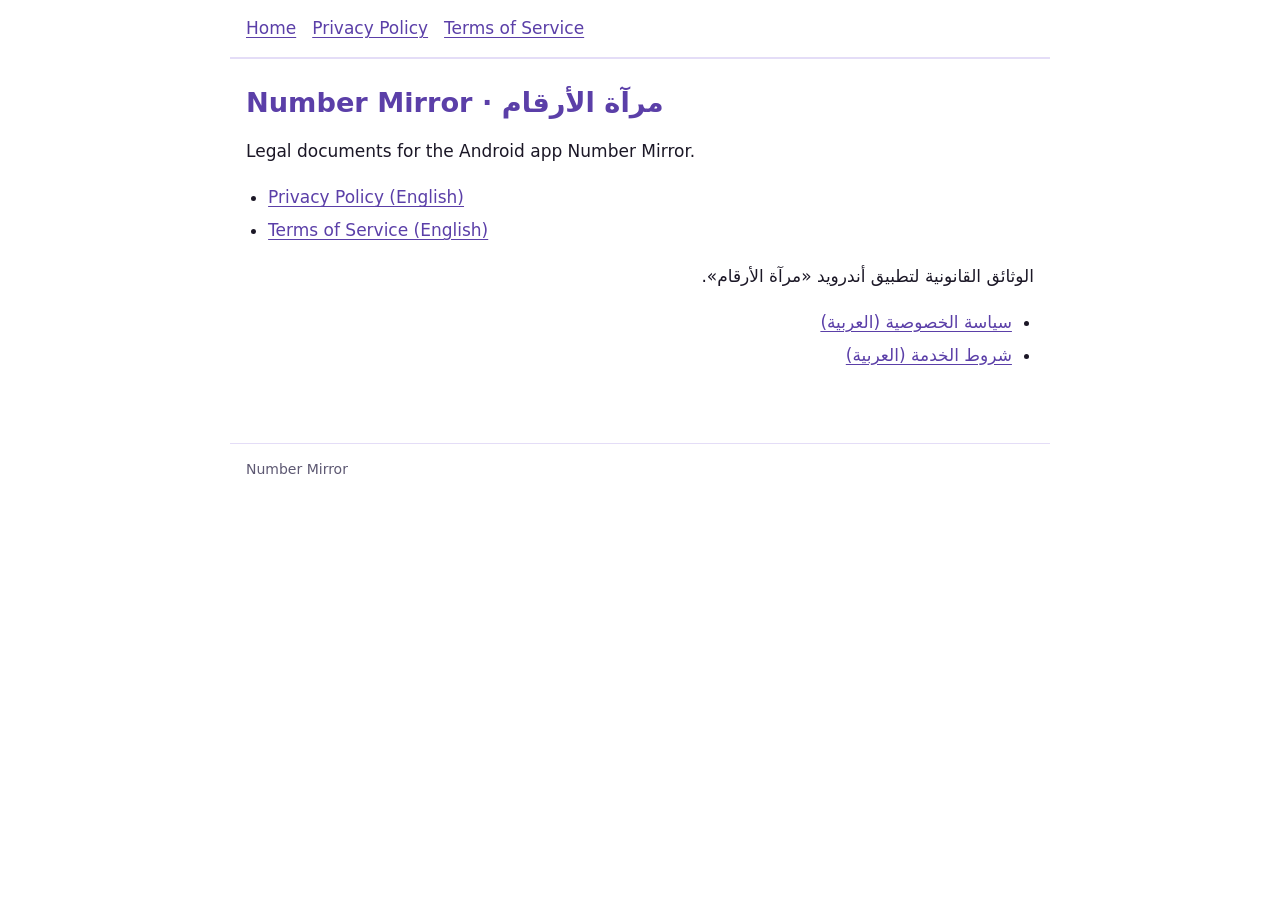
<file: index.html>
<!doctype html>
<html lang="en" dir="ltr">
<head>
<meta charset="utf-8">
<meta name="viewport" content="width=device-width, initial-scale=1">
<meta name="robots" content="index, follow">
<title>Number Mirror — Legal</title>
<link rel="stylesheet" href="style.css">
</head>
<body>
<header class="site"><nav><a href="index.html">Home</a> <a href="privacy-policy.html">Privacy Policy</a> <a href="terms-of-service.html">Terms of Service</a></nav></header>
<main>
<article>
<h1>Number Mirror · مرآة الأرقام</h1>
<p>Legal documents for the Android app Number Mirror.</p>
<ul>
<li><a href="privacy-policy.html">Privacy Policy (English)</a></li>
<li><a href="terms-of-service.html">Terms of Service (English)</a></li>
</ul>
<div dir="rtl" lang="ar">
<p>الوثائق القانونية لتطبيق أندرويد «مرآة الأرقام».</p>
<ul>
<li><a href="privacy-policy-ar.html">سياسة الخصوصية (العربية)</a></li>
<li><a href="terms-of-service-ar.html">شروط الخدمة (العربية)</a></li>
</ul>
</div>
</article>
</main>
<footer class="site">Number Mirror</footer>
</body>
</html>
</file>
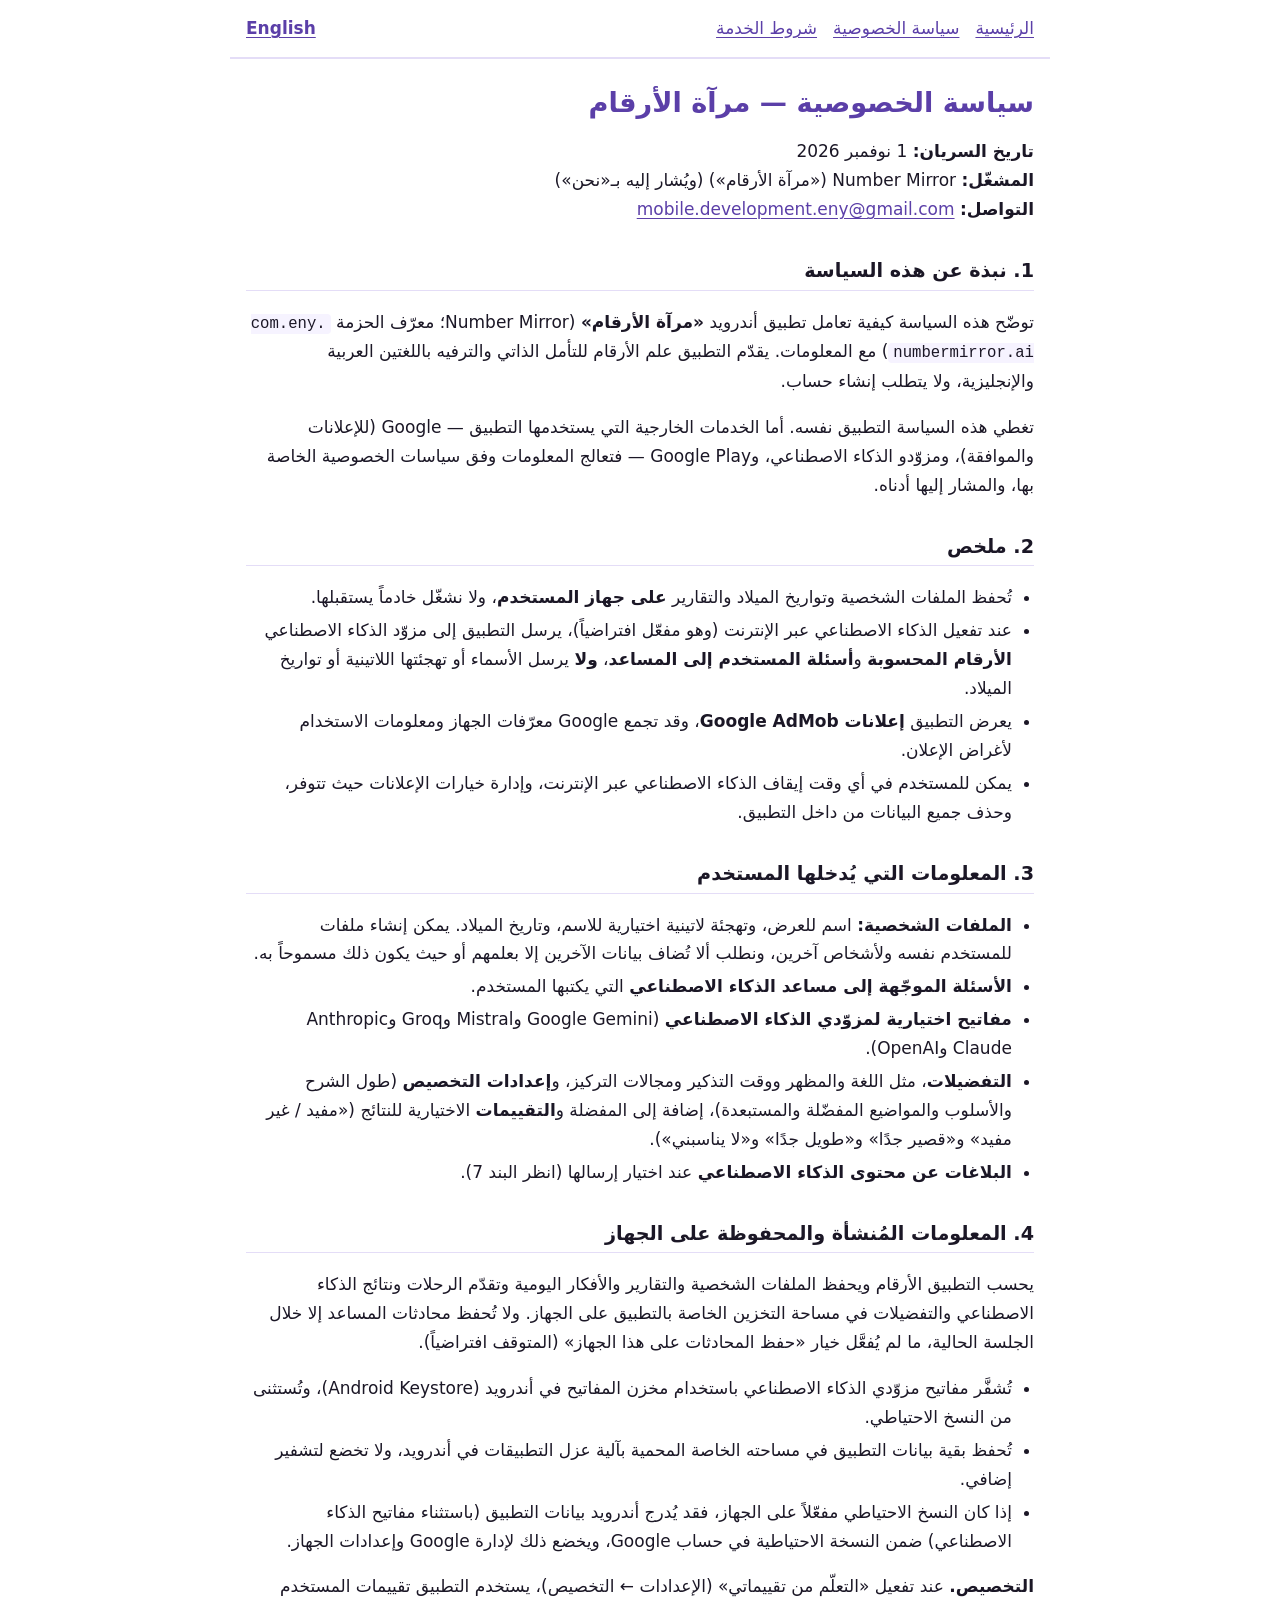
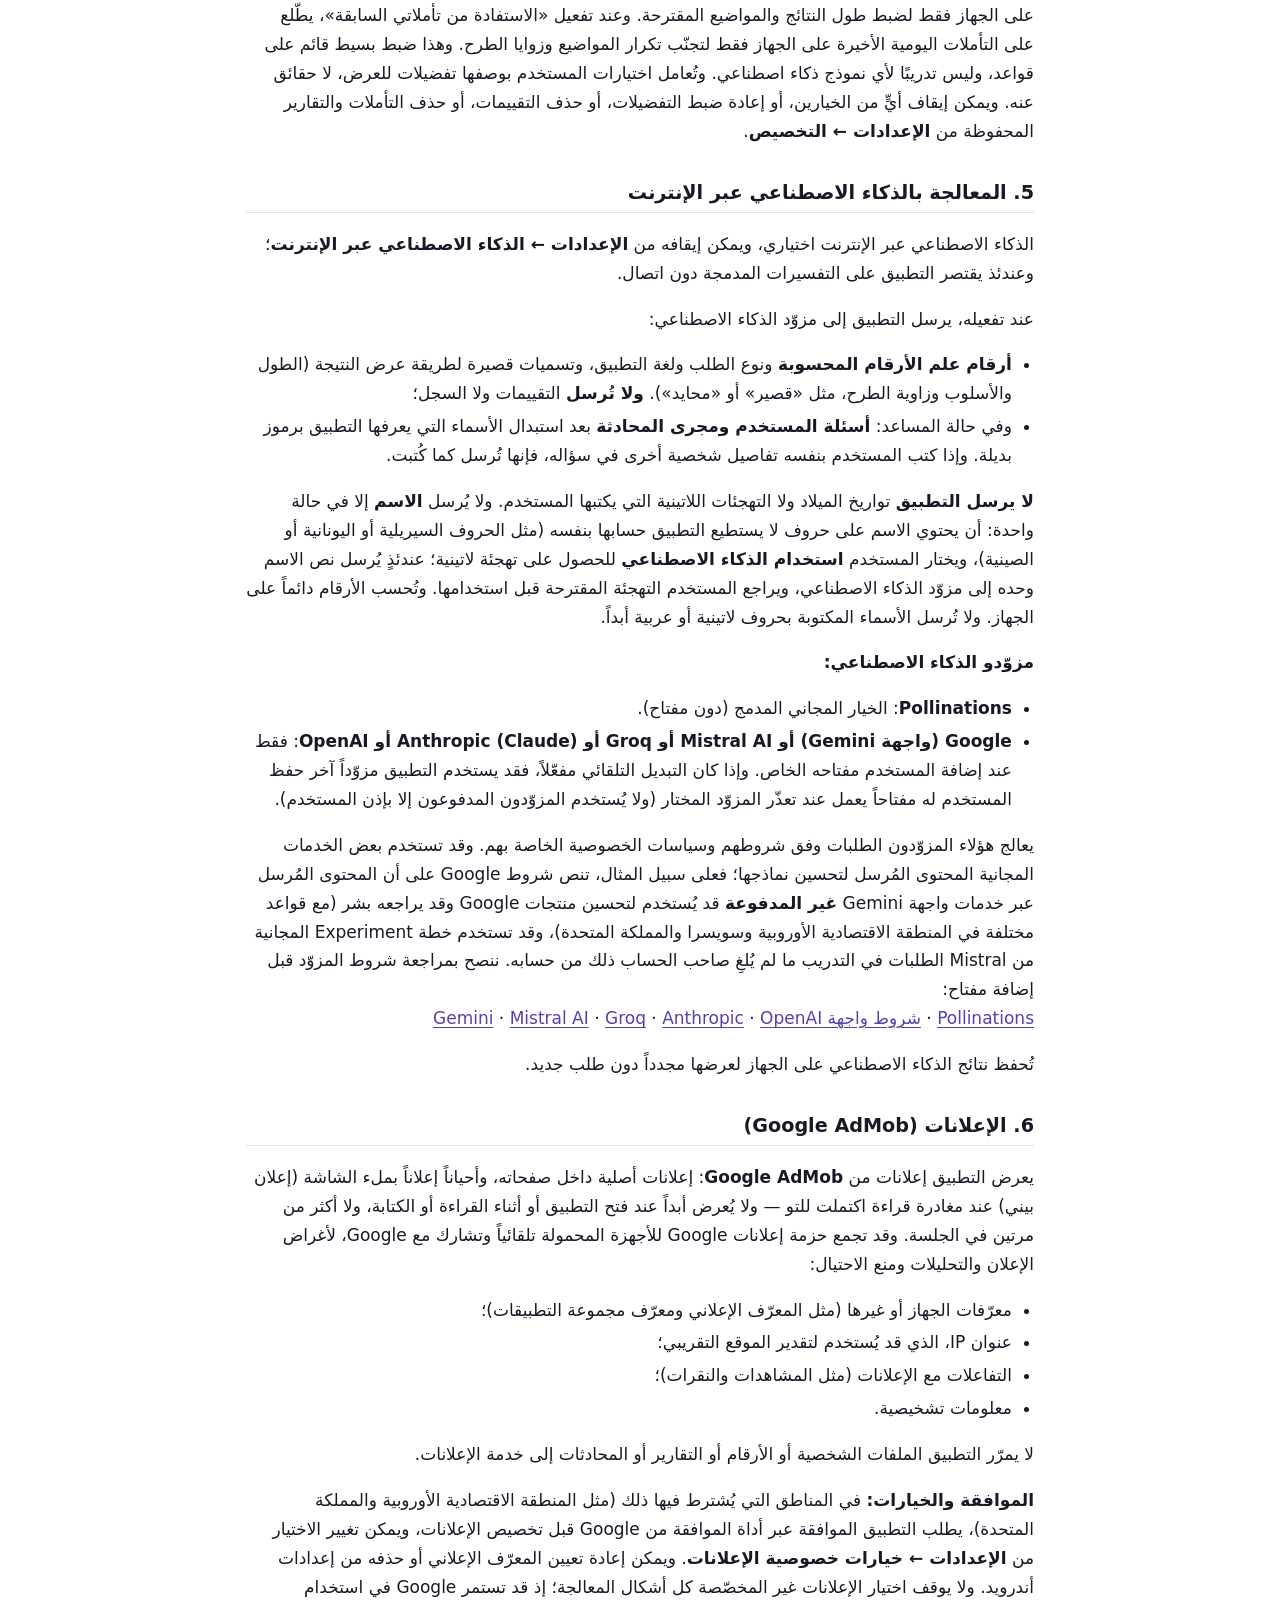
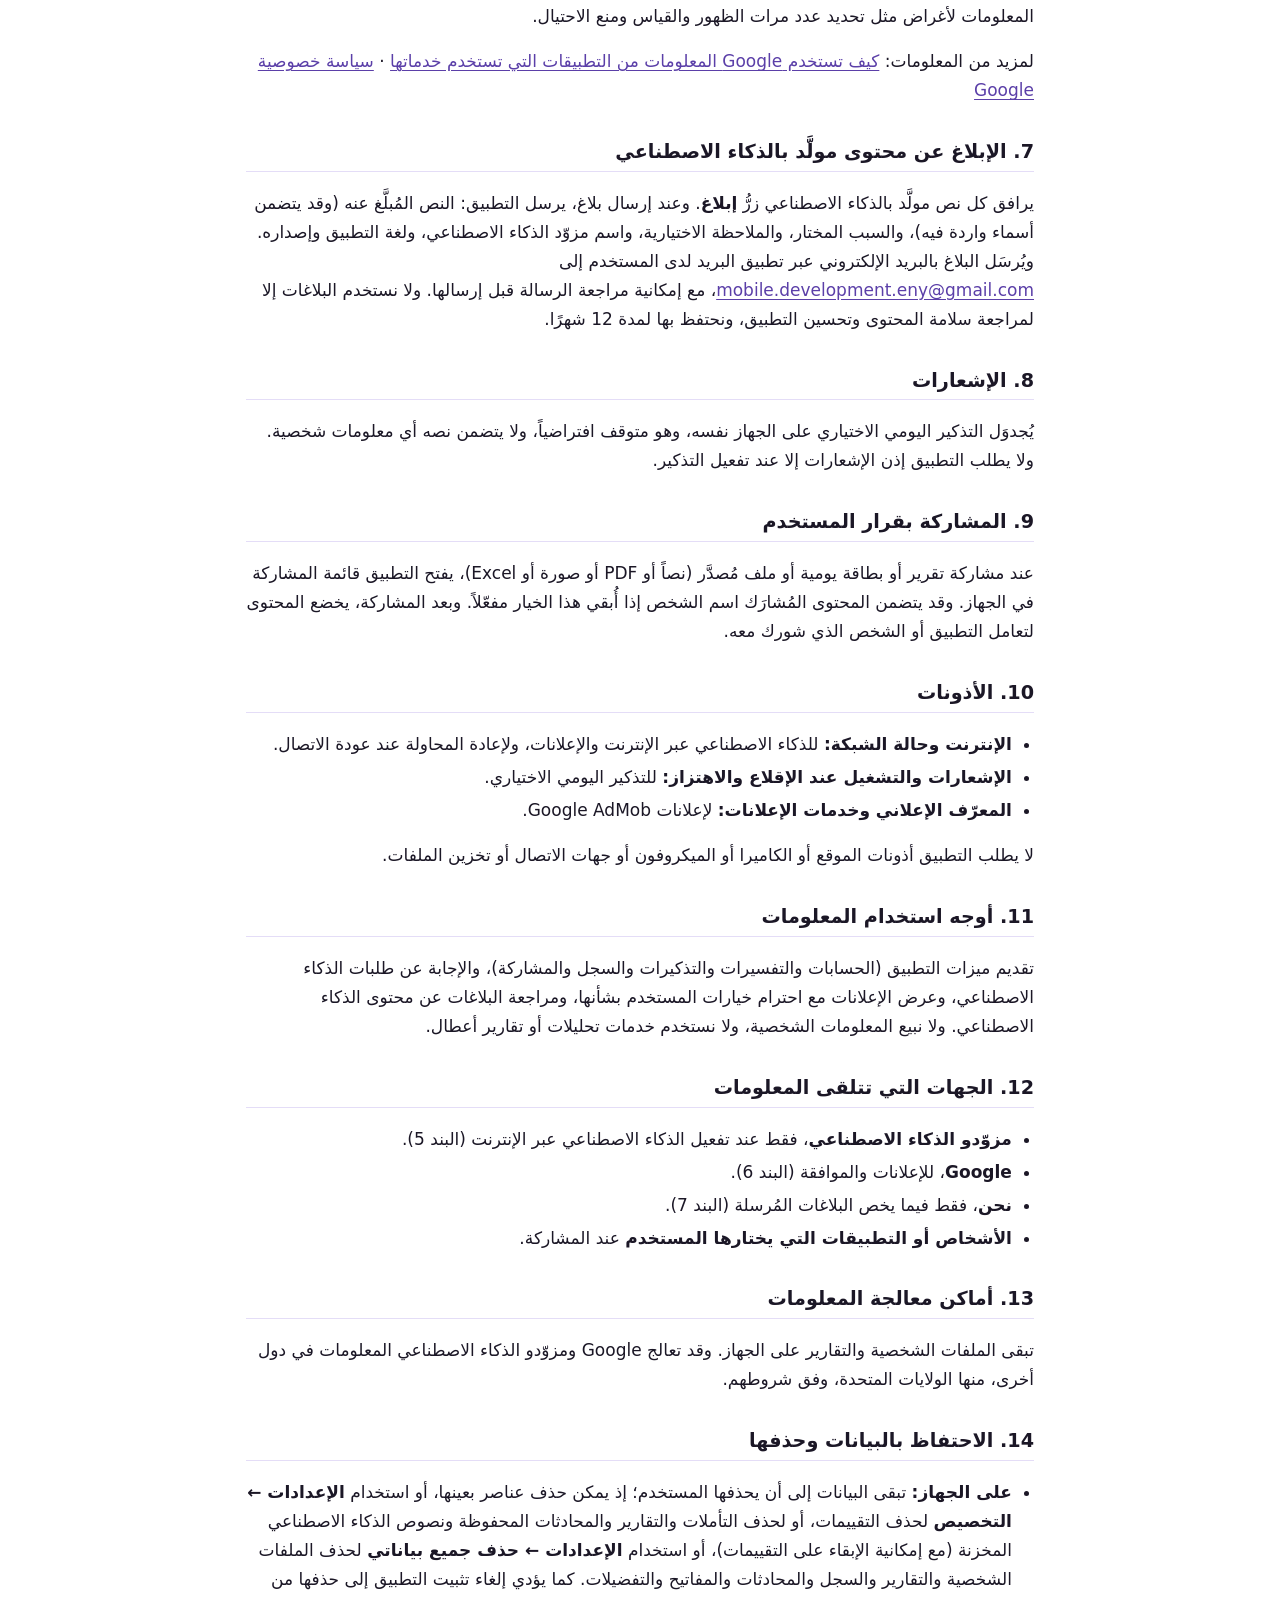
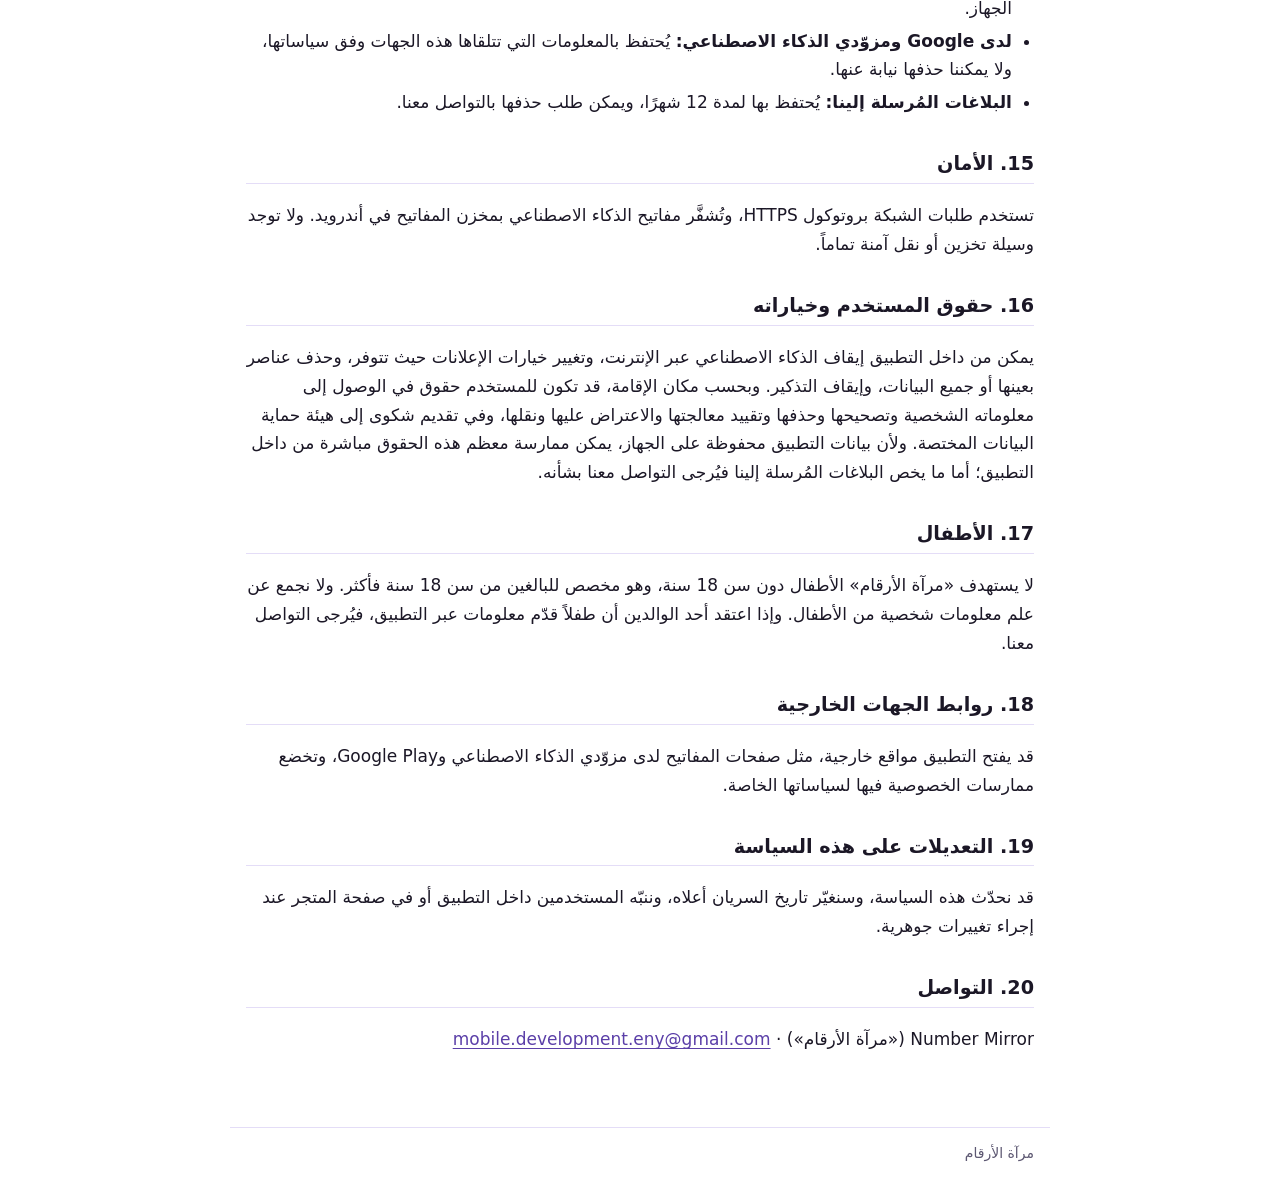
<file: privacy-policy-ar.html>
<!doctype html>
<html lang="ar" dir="rtl">
<head>
<meta charset="utf-8">
<meta name="viewport" content="width=device-width, initial-scale=1">
<meta name="robots" content="index, follow">
<title>سياسة الخصوصية — مرآة الأرقام</title>
<link rel="stylesheet" href="style.css">
</head>
<body>
<header class="site"><nav><a href="index.html">الرئيسية</a> <a href="privacy-policy-ar.html">سياسة الخصوصية</a> <a href="terms-of-service-ar.html">شروط الخدمة</a></nav><a class="lang" href="privacy-policy.html" hreflang="en">English</a></header>
<main>
<article>
<h1>سياسة الخصوصية — مرآة الأرقام</h1>

<p><strong>تاريخ السريان:</strong> 1 نوفمبر 2026<br><strong>المشغّل:</strong> Number Mirror («مرآة الأرقام») (ويُشار إليه بـ«نحن»)<br><strong>التواصل:</strong> <a href="mailto:mobile.development.eny@gmail.com">mobile.development.eny@gmail.com</a></p>
<h2 id="s1">1. نبذة عن هذه السياسة</h2>
<p>توضّح هذه السياسة كيفية تعامل تطبيق أندرويد <strong>«مرآة الأرقام»</strong> (Number Mirror؛ معرّف الحزمة <code>com.eny.numbermirror.ai</code>) مع المعلومات. يقدّم التطبيق علم الأرقام للتأمل الذاتي والترفيه باللغتين العربية والإنجليزية، ولا يتطلب إنشاء حساب.</p>
<p>تغطي هذه السياسة التطبيق نفسه. أما الخدمات الخارجية التي يستخدمها التطبيق — Google (للإعلانات والموافقة)، ومزوّدو الذكاء الاصطناعي، وGoogle Play — فتعالج المعلومات وفق سياسات الخصوصية الخاصة بها، والمشار إليها أدناه.</p>
<h2 id="s2">2. ملخص</h2>
<ul>
<li>تُحفظ الملفات الشخصية وتواريخ الميلاد والتقارير <strong>على جهاز المستخدم</strong>، ولا نشغّل خادماً يستقبلها.</li>
<li>عند تفعيل الذكاء الاصطناعي عبر الإنترنت (وهو مفعّل افتراضياً)، يرسل التطبيق إلى مزوّد الذكاء الاصطناعي <strong>الأرقام المحسوبة</strong> و<strong>أسئلة المستخدم إلى المساعد</strong>، <strong>ولا</strong> يرسل الأسماء أو تهجئتها اللاتينية أو تواريخ الميلاد.</li>
<li>يعرض التطبيق <strong>إعلانات Google AdMob</strong>، وقد تجمع Google معرّفات الجهاز ومعلومات الاستخدام لأغراض الإعلان.</li>
<li>يمكن للمستخدم في أي وقت إيقاف الذكاء الاصطناعي عبر الإنترنت، وإدارة خيارات الإعلانات حيث تتوفر، وحذف جميع البيانات من داخل التطبيق.</li>
</ul>
<h2 id="s3">3. المعلومات التي يُدخلها المستخدم</h2>
<ul>
<li><strong>الملفات الشخصية:</strong> اسم للعرض، وتهجئة لاتينية اختيارية للاسم، وتاريخ الميلاد. يمكن إنشاء ملفات للمستخدم نفسه ولأشخاص آخرين، ونطلب ألا تُضاف بيانات الآخرين إلا بعلمهم أو حيث يكون ذلك مسموحاً به.</li>
<li><strong>الأسئلة الموجّهة إلى مساعد الذكاء الاصطناعي</strong> التي يكتبها المستخدم.</li>
<li><strong>مفاتيح اختيارية لمزوّدي الذكاء الاصطناعي</strong> (Google Gemini وMistral وGroq وAnthropic Claude وOpenAI).</li>
<li><strong>التفضيلات</strong>، مثل اللغة والمظهر ووقت التذكير ومجالات التركيز، و<strong>إعدادات التخصيص</strong> (طول الشرح والأسلوب والمواضيع المفضّلة والمستبعدة)، إضافة إلى المفضلة و<strong>التقييمات</strong> الاختيارية للنتائج («مفيد / غير مفيد» و«قصير جدًا» و«طويل جدًا» و«لا يناسبني»).</li>
<li><strong>البلاغات عن محتوى الذكاء الاصطناعي</strong> عند اختيار إرسالها (انظر البند 7).</li>
</ul>
<h2 id="s4">4. المعلومات المُنشأة والمحفوظة على الجهاز</h2>
<p>يحسب التطبيق الأرقام ويحفظ الملفات الشخصية والتقارير والأفكار اليومية وتقدّم الرحلات ونتائج الذكاء الاصطناعي والتفضيلات في مساحة التخزين الخاصة بالتطبيق على الجهاز. ولا تُحفظ محادثات المساعد إلا خلال الجلسة الحالية، ما لم يُفعَّل خيار «حفظ المحادثات على هذا الجهاز» (المتوقف افتراضياً).</p>
<ul>
<li>تُشفَّر مفاتيح مزوّدي الذكاء الاصطناعي باستخدام مخزن المفاتيح في أندرويد (Android Keystore)، وتُستثنى من النسخ الاحتياطي.</li>
<li>تُحفظ بقية بيانات التطبيق في مساحته الخاصة المحمية بآلية عزل التطبيقات في أندرويد، ولا تخضع لتشفير إضافي.</li>
<li>إذا كان النسخ الاحتياطي مفعّلاً على الجهاز، فقد يُدرج أندرويد بيانات التطبيق (باستثناء مفاتيح الذكاء الاصطناعي) ضمن النسخة الاحتياطية في حساب Google، ويخضع ذلك لإدارة Google وإعدادات الجهاز.</li>
</ul>
<p><strong>التخصيص.</strong> عند تفعيل «التعلّم من تقييماتي» (الإعدادات ← التخصيص)، يستخدم التطبيق تقييمات المستخدم على الجهاز فقط لضبط طول النتائج والمواضيع المقترحة. وعند تفعيل «الاستفادة من تأملاتي السابقة»، يطّلع على التأملات اليومية الأخيرة على الجهاز فقط لتجنّب تكرار المواضيع وزوايا الطرح. وهذا ضبط بسيط قائم على قواعد، وليس تدريبًا لأي نموذج ذكاء اصطناعي. وتُعامل اختيارات المستخدم بوصفها تفضيلات للعرض، لا حقائق عنه. ويمكن إيقاف أيٍّ من الخيارين، أو إعادة ضبط التفضيلات، أو حذف التقييمات، أو حذف التأملات والتقارير المحفوظة من <strong>الإعدادات ← التخصيص</strong>.</p>
<h2 id="s5">5. المعالجة بالذكاء الاصطناعي عبر الإنترنت</h2>
<p>الذكاء الاصطناعي عبر الإنترنت اختياري، ويمكن إيقافه من <strong>الإعدادات ← الذكاء الاصطناعي عبر الإنترنت</strong>؛ وعندئذ يقتصر التطبيق على التفسيرات المدمجة دون اتصال.</p>
<p>عند تفعيله، يرسل التطبيق إلى مزوّد الذكاء الاصطناعي:</p>
<ul>
<li><strong>أرقام علم الأرقام المحسوبة</strong> ونوع الطلب ولغة التطبيق، وتسميات قصيرة لطريقة عرض النتيجة (الطول والأسلوب وزاوية الطرح، مثل «قصير» أو «محايد»). <strong>ولا تُرسل</strong> التقييمات ولا السجل؛</li>
<li>وفي حالة المساعد: <strong>أسئلة المستخدم ومجرى المحادثة</strong> بعد استبدال الأسماء التي يعرفها التطبيق برموز بديلة. وإذا كتب المستخدم بنفسه تفاصيل شخصية أخرى في سؤاله، فإنها تُرسل كما كُتبت.</li>
</ul>
<p><strong>لا يرسل التطبيق</strong> تواريخ الميلاد ولا التهجئات اللاتينية التي يكتبها المستخدم. ولا يُرسل <strong>الاسم</strong> إلا في حالة واحدة: أن يحتوي الاسم على حروف لا يستطيع التطبيق حسابها بنفسه (مثل الحروف السيريلية أو اليونانية أو الصينية)، ويختار المستخدم <strong>استخدام الذكاء الاصطناعي</strong> للحصول على تهجئة لاتينية؛ عندئذٍ يُرسل نص الاسم وحده إلى مزوّد الذكاء الاصطناعي، ويراجع المستخدم التهجئة المقترحة قبل استخدامها. وتُحسب الأرقام دائماً على الجهاز. ولا تُرسل الأسماء المكتوبة بحروف لاتينية أو عربية أبداً.</p>
<p><strong>مزوّدو الذكاء الاصطناعي:</strong></p>
<ul>
<li><strong>Pollinations</strong>: الخيار المجاني المدمج (دون مفتاح).</li>
<li><strong>Google (واجهة Gemini) أو Mistral AI أو Groq أو Anthropic (Claude) أو OpenAI</strong>: فقط عند إضافة المستخدم مفتاحه الخاص. وإذا كان التبديل التلقائي مفعّلاً، فقد يستخدم التطبيق مزوّداً آخر حفظ المستخدم له مفتاحاً يعمل عند تعذّر المزوّد المختار (ولا يُستخدم المزوّدون المدفوعون إلا بإذن المستخدم).</li>
</ul>
<p>يعالج هؤلاء المزوّدون الطلبات وفق شروطهم وسياسات الخصوصية الخاصة بهم. وقد تستخدم بعض الخدمات المجانية المحتوى المُرسل لتحسين نماذجها؛ فعلى سبيل المثال، تنص شروط Google على أن المحتوى المُرسل عبر خدمات واجهة Gemini <strong>غير المدفوعة</strong> قد يُستخدم لتحسين منتجات Google وقد يراجعه بشر (مع قواعد مختلفة في المنطقة الاقتصادية الأوروبية وسويسرا والمملكة المتحدة)، وقد تستخدم خطة Experiment المجانية من Mistral الطلبات في التدريب ما لم يُلغِ صاحب الحساب ذلك من حسابه. ننصح بمراجعة شروط المزوّد قبل إضافة مفتاح:<br><a href="https://pollinations.ai">Pollinations</a> · <a href="https://ai.google.dev/gemini-api/terms">شروط واجهة Gemini</a> · <a href="https://mistral.ai/terms">Mistral AI</a> · <a href="https://groq.com/privacy-policy/">Groq</a> · <a href="https://www.anthropic.com/legal/privacy">Anthropic</a> · <a href="https://openai.com/policies/privacy-policy/">OpenAI</a></p>
<p>تُحفظ نتائج الذكاء الاصطناعي على الجهاز لعرضها مجدداً دون طلب جديد.</p>
<h2 id="s6">6. الإعلانات (Google AdMob)</h2>
<p>يعرض التطبيق إعلانات من <strong>Google AdMob</strong>: إعلانات أصلية داخل صفحاته، وأحياناً إعلاناً بملء الشاشة (إعلان بيني) عند مغادرة قراءة اكتملت للتو — ولا يُعرض أبداً عند فتح التطبيق أو أثناء القراءة أو الكتابة، ولا أكثر من مرتين في الجلسة. وقد تجمع حزمة إعلانات Google للأجهزة المحمولة تلقائياً وتشارك مع Google، لأغراض الإعلان والتحليلات ومنع الاحتيال:</p>
<ul>
<li>معرّفات الجهاز أو غيرها (مثل المعرّف الإعلاني ومعرّف مجموعة التطبيقات)؛</li>
<li>عنوان IP، الذي قد يُستخدم لتقدير الموقع التقريبي؛</li>
<li>التفاعلات مع الإعلانات (مثل المشاهدات والنقرات)؛</li>
<li>معلومات تشخيصية.</li>
</ul>
<p>لا يمرّر التطبيق الملفات الشخصية أو الأرقام أو التقارير أو المحادثات إلى خدمة الإعلانات.</p>
<p><strong>الموافقة والخيارات:</strong> في المناطق التي يُشترط فيها ذلك (مثل المنطقة الاقتصادية الأوروبية والمملكة المتحدة)، يطلب التطبيق الموافقة عبر أداة الموافقة من Google قبل تخصيص الإعلانات، ويمكن تغيير الاختيار من <strong>الإعدادات ← خيارات خصوصية الإعلانات</strong>. ويمكن إعادة تعيين المعرّف الإعلاني أو حذفه من إعدادات أندرويد. ولا يوقف اختيار الإعلانات غير المخصّصة كل أشكال المعالجة؛ إذ قد تستمر Google في استخدام المعلومات لأغراض مثل تحديد عدد مرات الظهور والقياس ومنع الاحتيال.</p>
<p>لمزيد من المعلومات: <a href="https://policies.google.com/technologies/partner-sites?hl=ar">كيف تستخدم Google المعلومات من التطبيقات التي تستخدم خدماتها</a> · <a href="https://policies.google.com/privacy?hl=ar">سياسة خصوصية Google</a></p>
<h2 id="s7">7. الإبلاغ عن محتوى مولَّد بالذكاء الاصطناعي</h2>
<p>يرافق كل نص مولَّد بالذكاء الاصطناعي زرُّ <strong>إبلاغ</strong>. وعند إرسال بلاغ، يرسل التطبيق: النص المُبلَّغ عنه (وقد يتضمن أسماء واردة فيه)، والسبب المختار، والملاحظة الاختيارية، واسم مزوّد الذكاء الاصطناعي، ولغة التطبيق وإصداره. ويُرسَل البلاغ بالبريد الإلكتروني عبر تطبيق البريد لدى المستخدم إلى <a href="mailto:mobile.development.eny@gmail.com">mobile.development.eny@gmail.com</a>، مع إمكانية مراجعة الرسالة قبل إرسالها. ولا نستخدم البلاغات إلا لمراجعة سلامة المحتوى وتحسين التطبيق، ونحتفظ بها لمدة 12 شهرًا.</p>
<h2 id="s8">8. الإشعارات</h2>
<p>يُجدوَل التذكير اليومي الاختياري على الجهاز نفسه، وهو متوقف افتراضياً، ولا يتضمن نصه أي معلومات شخصية. ولا يطلب التطبيق إذن الإشعارات إلا عند تفعيل التذكير.</p>
<h2 id="s9">9. المشاركة بقرار المستخدم</h2>
<p>عند مشاركة تقرير أو بطاقة يومية أو ملف مُصدَّر (نصاً أو PDF أو صورة أو Excel)، يفتح التطبيق قائمة المشاركة في الجهاز. وقد يتضمن المحتوى المُشارَك اسم الشخص إذا أُبقي هذا الخيار مفعّلاً. وبعد المشاركة، يخضع المحتوى لتعامل التطبيق أو الشخص الذي شورك معه.</p>
<h2 id="s10">10. الأذونات</h2>
<ul>
<li><strong>الإنترنت وحالة الشبكة:</strong> للذكاء الاصطناعي عبر الإنترنت والإعلانات، ولإعادة المحاولة عند عودة الاتصال.</li>
<li><strong>الإشعارات والتشغيل عند الإقلاع والاهتزاز:</strong> للتذكير اليومي الاختياري.</li>
<li><strong>المعرّف الإعلاني وخدمات الإعلانات:</strong> لإعلانات Google AdMob.</li>
</ul>
<p>لا يطلب التطبيق أذونات الموقع أو الكاميرا أو الميكروفون أو جهات الاتصال أو تخزين الملفات.</p>
<h2 id="s11">11. أوجه استخدام المعلومات</h2>
<p>تقديم ميزات التطبيق (الحسابات والتفسيرات والتذكيرات والسجل والمشاركة)، والإجابة عن طلبات الذكاء الاصطناعي، وعرض الإعلانات مع احترام خيارات المستخدم بشأنها، ومراجعة البلاغات عن محتوى الذكاء الاصطناعي. ولا نبيع المعلومات الشخصية، ولا نستخدم خدمات تحليلات أو تقارير أعطال.</p>
<h2 id="s12">12. الجهات التي تتلقى المعلومات</h2>
<ul>
<li><strong>مزوّدو الذكاء الاصطناعي</strong>، فقط عند تفعيل الذكاء الاصطناعي عبر الإنترنت (البند 5).</li>
<li><strong>Google</strong>، للإعلانات والموافقة (البند 6).</li>
<li><strong>نحن</strong>، فقط فيما يخص البلاغات المُرسلة (البند 7).</li>
<li><strong>الأشخاص أو التطبيقات التي يختارها المستخدم</strong> عند المشاركة.</li>
</ul>
<h2 id="s13">13. أماكن معالجة المعلومات</h2>
<p>تبقى الملفات الشخصية والتقارير على الجهاز. وقد تعالج Google ومزوّدو الذكاء الاصطناعي المعلومات في دول أخرى، منها الولايات المتحدة، وفق شروطهم.</p>
<h2 id="s14">14. الاحتفاظ بالبيانات وحذفها</h2>
<ul>
<li><strong>على الجهاز:</strong> تبقى البيانات إلى أن يحذفها المستخدم؛ إذ يمكن حذف عناصر بعينها، أو استخدام <strong>الإعدادات ← التخصيص</strong> لحذف التقييمات، أو لحذف التأملات والتقارير والمحادثات المحفوظة ونصوص الذكاء الاصطناعي المخزنة (مع إمكانية الإبقاء على التقييمات)، أو استخدام <strong>الإعدادات ← حذف جميع بياناتي</strong> لحذف الملفات الشخصية والتقارير والسجل والمحادثات والمفاتيح والتفضيلات. كما يؤدي إلغاء تثبيت التطبيق إلى حذفها من الجهاز.</li>
<li><strong>لدى Google ومزوّدي الذكاء الاصطناعي:</strong> يُحتفظ بالمعلومات التي تتلقاها هذه الجهات وفق سياساتها، ولا يمكننا حذفها نيابة عنها.</li>
<li><strong>البلاغات المُرسلة إلينا:</strong> يُحتفظ بها لمدة 12 شهرًا، ويمكن طلب حذفها بالتواصل معنا.</li>
</ul>
<h2 id="s15">15. الأمان</h2>
<p>تستخدم طلبات الشبكة بروتوكول HTTPS، وتُشفَّر مفاتيح الذكاء الاصطناعي بمخزن المفاتيح في أندرويد. ولا توجد وسيلة تخزين أو نقل آمنة تماماً.</p>
<h2 id="s16">16. حقوق المستخدم وخياراته</h2>
<p>يمكن من داخل التطبيق إيقاف الذكاء الاصطناعي عبر الإنترنت، وتغيير خيارات الإعلانات حيث تتوفر، وحذف عناصر بعينها أو جميع البيانات، وإيقاف التذكير. وبحسب مكان الإقامة، قد تكون للمستخدم حقوق في الوصول إلى معلوماته الشخصية وتصحيحها وحذفها وتقييد معالجتها والاعتراض عليها ونقلها، وفي تقديم شكوى إلى هيئة حماية البيانات المختصة. ولأن بيانات التطبيق محفوظة على الجهاز، يمكن ممارسة معظم هذه الحقوق مباشرة من داخل التطبيق؛ أما ما يخص البلاغات المُرسلة إلينا فيُرجى التواصل معنا بشأنه.</p>
<h2 id="s17">17. الأطفال</h2>
<p>لا يستهدف «مرآة الأرقام» الأطفال دون سن 18 سنة، وهو مخصص للبالغين من سن 18 سنة فأكثر. ولا نجمع عن علم معلومات شخصية من الأطفال. وإذا اعتقد أحد الوالدين أن طفلاً قدّم معلومات عبر التطبيق، فيُرجى التواصل معنا.</p>
<h2 id="s18">18. روابط الجهات الخارجية</h2>
<p>قد يفتح التطبيق مواقع خارجية، مثل صفحات المفاتيح لدى مزوّدي الذكاء الاصطناعي وGoogle Play، وتخضع ممارسات الخصوصية فيها لسياساتها الخاصة.</p>
<h2 id="s19">19. التعديلات على هذه السياسة</h2>
<p>قد نحدّث هذه السياسة، وسنغيّر تاريخ السريان أعلاه، وننبّه المستخدمين داخل التطبيق أو في صفحة المتجر عند إجراء تغييرات جوهرية.</p>
<h2 id="s20">20. التواصل</h2>
<p>Number Mirror («مرآة الأرقام») · <a href="mailto:mobile.development.eny@gmail.com">mobile.development.eny@gmail.com</a></p>
</article>
</main>
<footer class="site">مرآة الأرقام</footer>
</body>
</html>
</file>
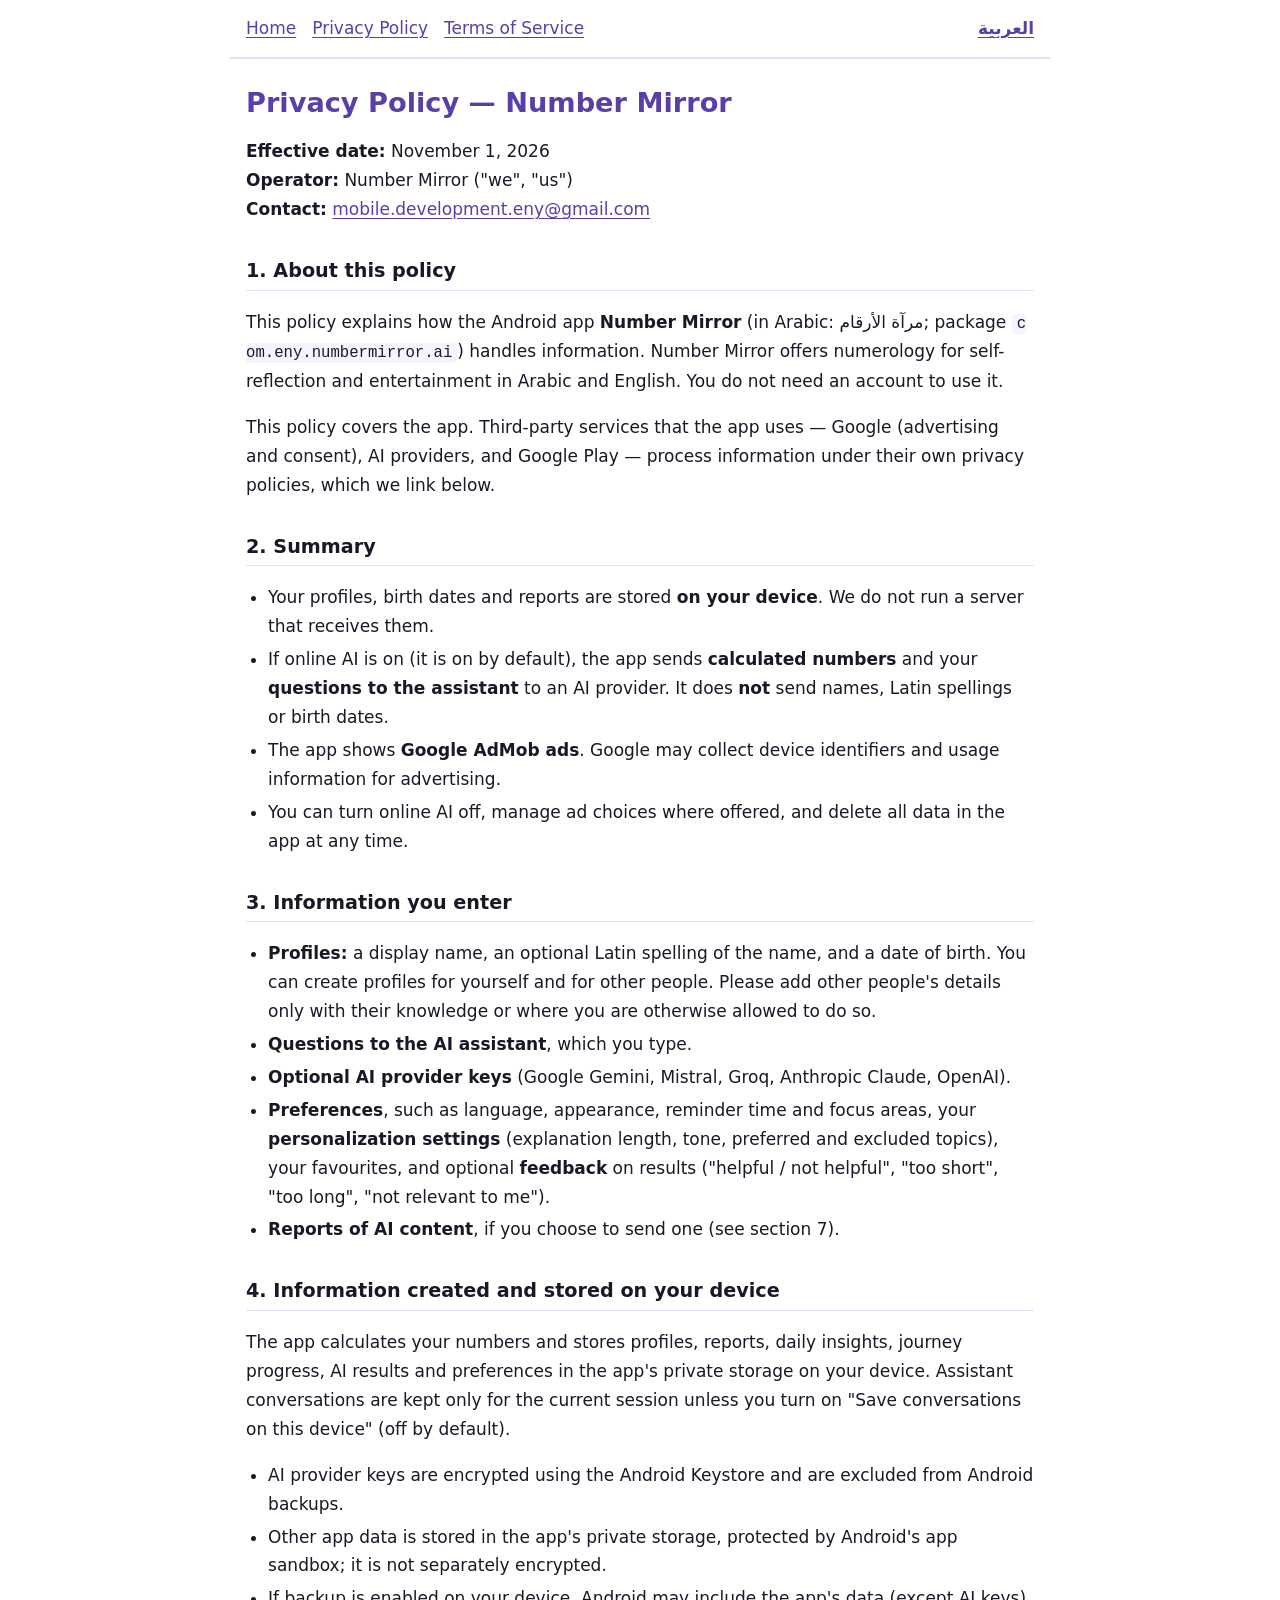
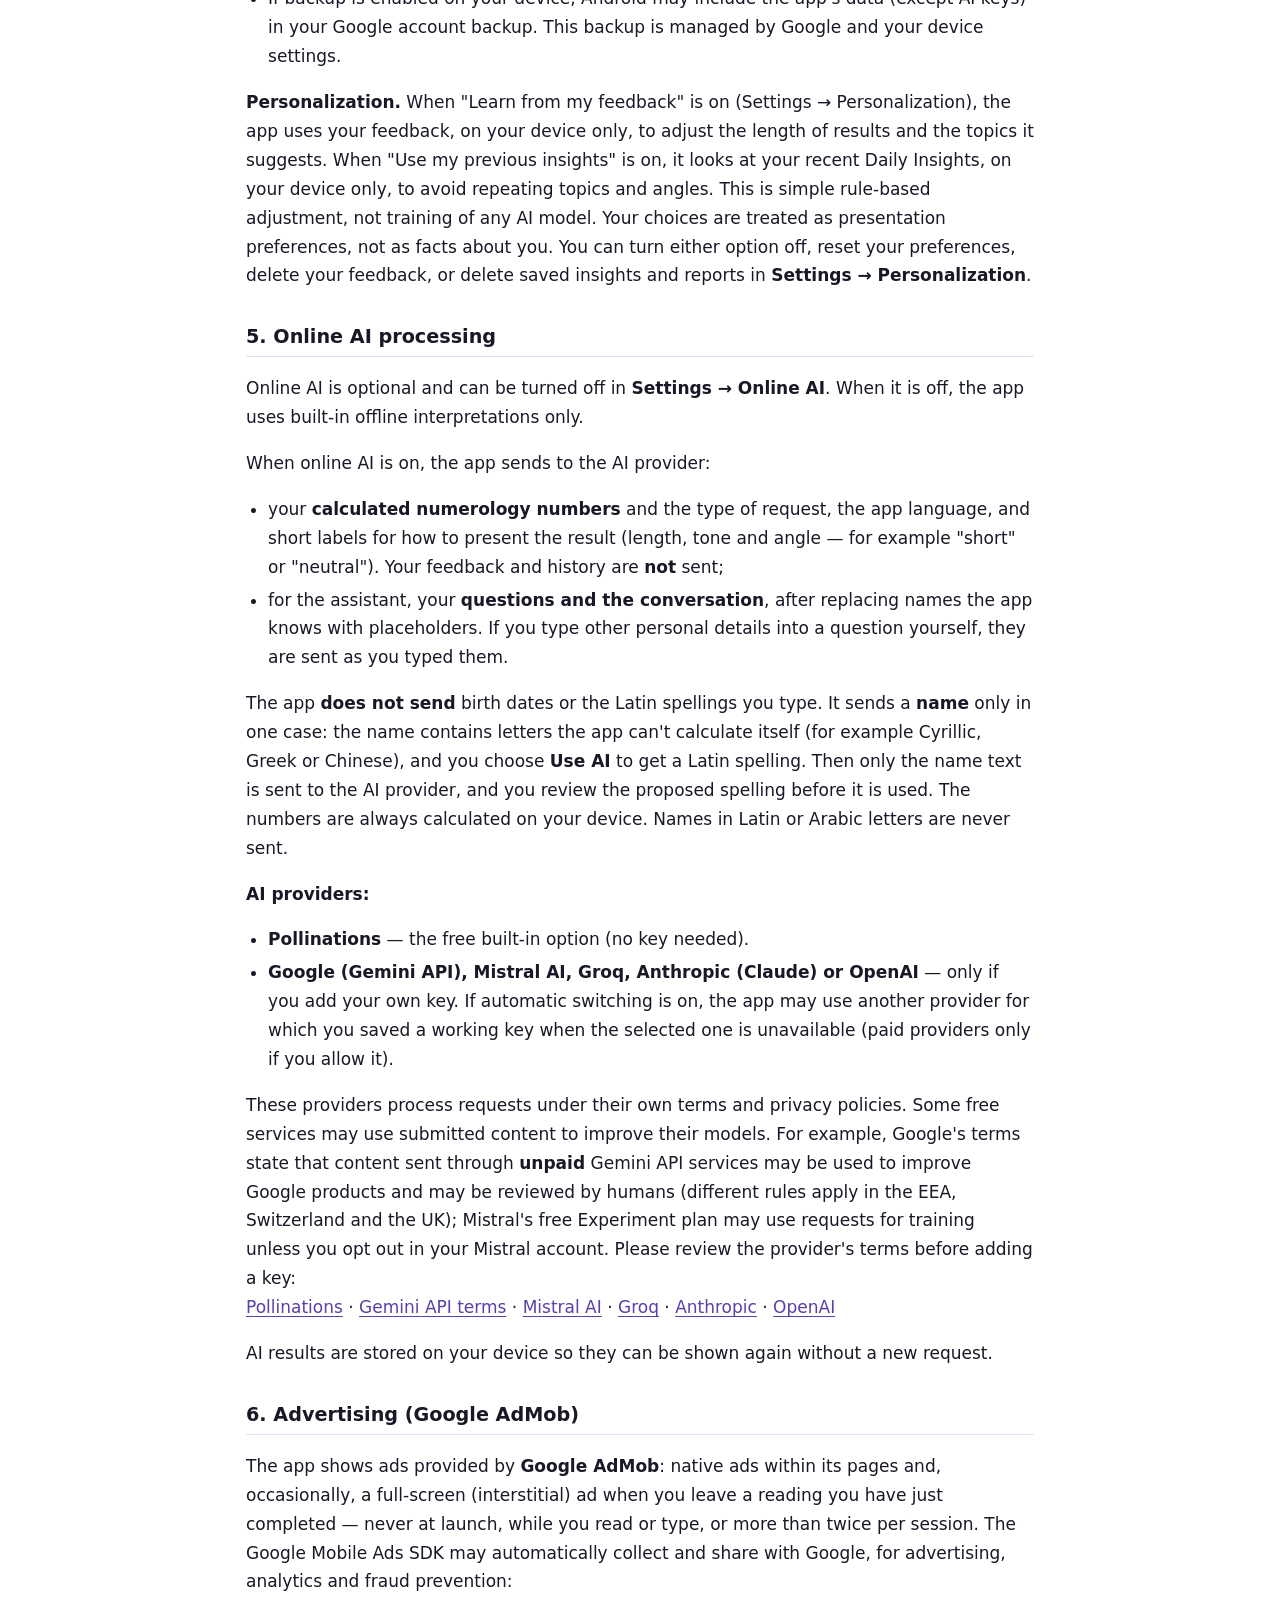
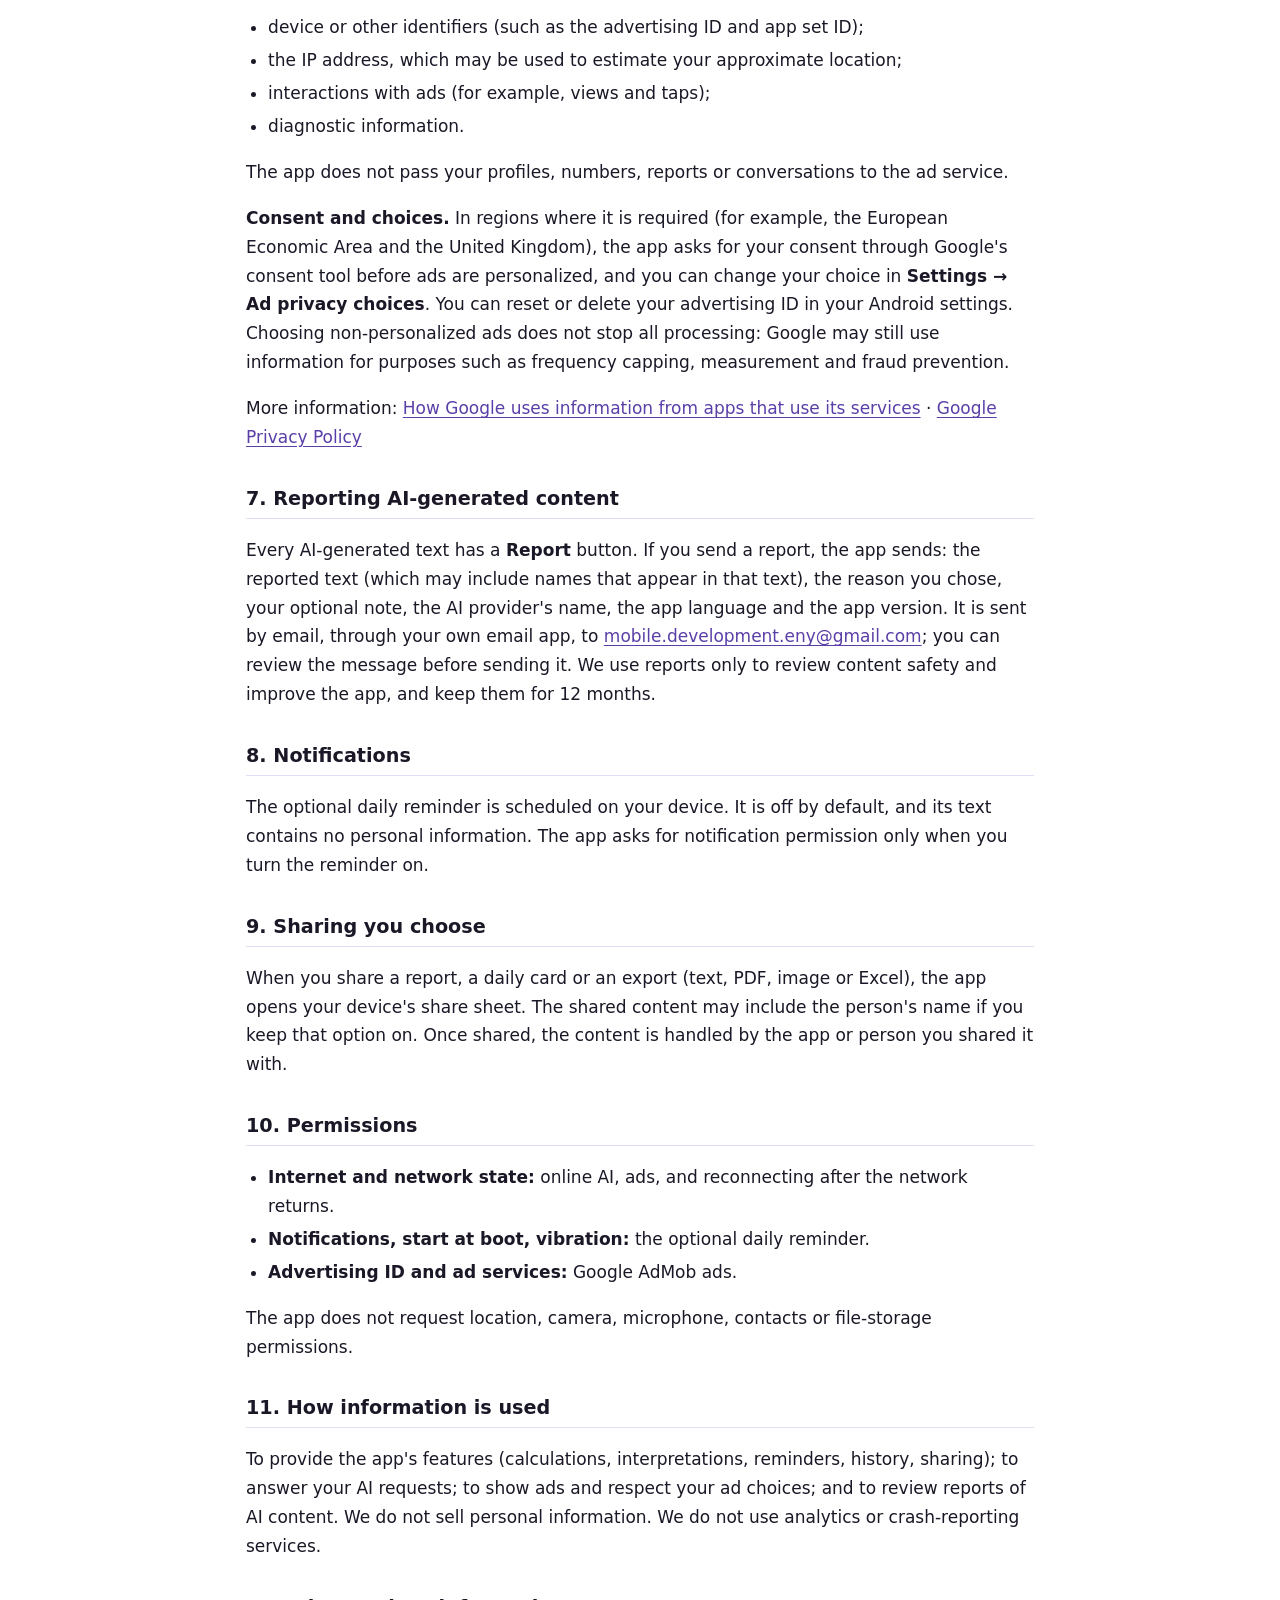
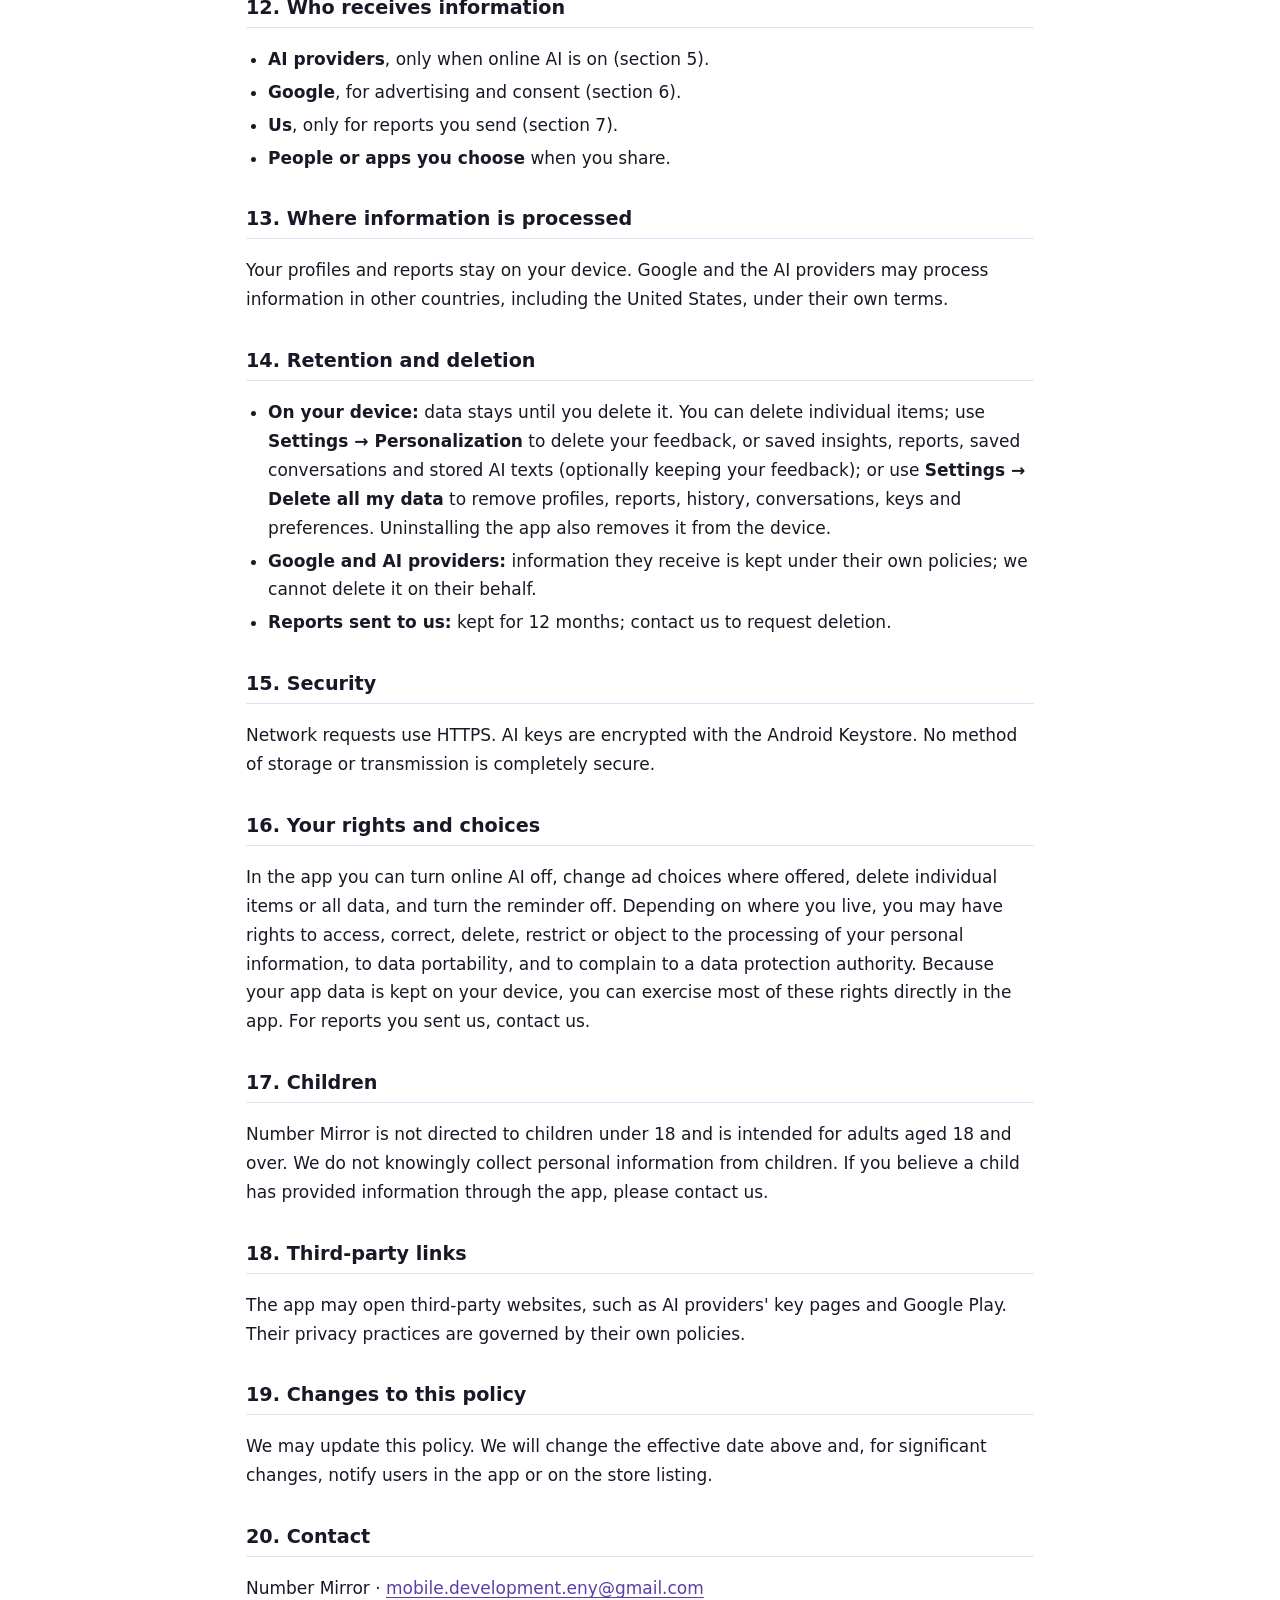
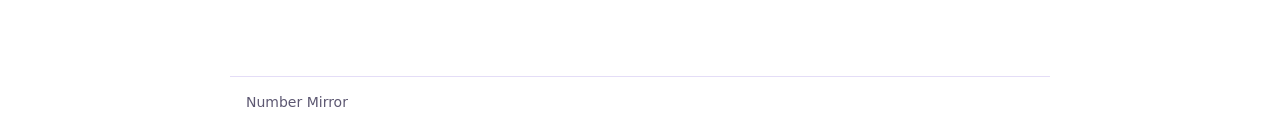
<file: privacy-policy.html>
<!doctype html>
<html lang="en" dir="ltr">
<head>
<meta charset="utf-8">
<meta name="viewport" content="width=device-width, initial-scale=1">
<meta name="robots" content="index, follow">
<title>Privacy Policy — Number Mirror</title>
<link rel="stylesheet" href="style.css">
</head>
<body>
<header class="site"><nav><a href="index.html">Home</a> <a href="privacy-policy.html">Privacy Policy</a> <a href="terms-of-service.html">Terms of Service</a></nav><a class="lang" href="privacy-policy-ar.html" hreflang="ar">العربية</a></header>
<main>
<article>
<h1>Privacy Policy — Number Mirror</h1>

<p><strong>Effective date:</strong> November 1, 2026<br><strong>Operator:</strong> Number Mirror ("we", "us")<br><strong>Contact:</strong> <a href="mailto:mobile.development.eny@gmail.com">mobile.development.eny@gmail.com</a></p>
<h2 id="s1">1. About this policy</h2>
<p>This policy explains how the Android app <strong>Number Mirror</strong> (in Arabic: مرآة الأرقام; package <code>com.eny.numbermirror.ai</code>) handles information. Number Mirror offers numerology for self-reflection and entertainment in Arabic and English. You do not need an account to use it.</p>
<p>This policy covers the app. Third-party services that the app uses — Google (advertising and consent), AI providers, and Google Play — process information under their own privacy policies, which we link below.</p>
<h2 id="s2">2. Summary</h2>
<ul>
<li>Your profiles, birth dates and reports are stored <strong>on your device</strong>. We do not run a server that receives them.</li>
<li>If online AI is on (it is on by default), the app sends <strong>calculated numbers</strong> and your <strong>questions to the assistant</strong> to an AI provider. It does <strong>not</strong> send names, Latin spellings or birth dates.</li>
<li>The app shows <strong>Google AdMob ads</strong>. Google may collect device identifiers and usage information for advertising.</li>
<li>You can turn online AI off, manage ad choices where offered, and delete all data in the app at any time.</li>
</ul>
<h2 id="s3">3. Information you enter</h2>
<ul>
<li><strong>Profiles:</strong> a display name, an optional Latin spelling of the name, and a date of birth. You can create profiles for yourself and for other people. Please add other people's details only with their knowledge or where you are otherwise allowed to do so.</li>
<li><strong>Questions to the AI assistant</strong>, which you type.</li>
<li><strong>Optional AI provider keys</strong> (Google Gemini, Mistral, Groq, Anthropic Claude, OpenAI).</li>
<li><strong>Preferences</strong>, such as language, appearance, reminder time and focus areas, your <strong>personalization settings</strong> (explanation length, tone, preferred and excluded topics), your favourites, and optional <strong>feedback</strong> on results ("helpful / not helpful", "too short", "too long", "not relevant to me").</li>
<li><strong>Reports of AI content</strong>, if you choose to send one (see section 7).</li>
</ul>
<h2 id="s4">4. Information created and stored on your device</h2>
<p>The app calculates your numbers and stores profiles, reports, daily insights, journey progress, AI results and preferences in the app's private storage on your device. Assistant conversations are kept only for the current session unless you turn on "Save conversations on this device" (off by default).</p>
<ul>
<li>AI provider keys are encrypted using the Android Keystore and are excluded from Android backups.</li>
<li>Other app data is stored in the app's private storage, protected by Android's app sandbox; it is not separately encrypted.</li>
<li>If backup is enabled on your device, Android may include the app's data (except AI keys) in your Google account backup. This backup is managed by Google and your device settings.</li>
</ul>
<p><strong>Personalization.</strong> When "Learn from my feedback" is on (Settings → Personalization), the app uses your feedback, on your device only, to adjust the length of results and the topics it suggests. When "Use my previous insights" is on, it looks at your recent Daily Insights, on your device only, to avoid repeating topics and angles. This is simple rule-based adjustment, not training of any AI model. Your choices are treated as presentation preferences, not as facts about you. You can turn either option off, reset your preferences, delete your feedback, or delete saved insights and reports in <strong>Settings → Personalization</strong>.</p>
<h2 id="s5">5. Online AI processing</h2>
<p>Online AI is optional and can be turned off in <strong>Settings → Online AI</strong>. When it is off, the app uses built-in offline interpretations only.</p>
<p>When online AI is on, the app sends to the AI provider:</p>
<ul>
<li>your <strong>calculated numerology numbers</strong> and the type of request, the app language, and short labels for how to present the result (length, tone and angle — for example "short" or "neutral"). Your feedback and history are <strong>not</strong> sent;</li>
<li>for the assistant, your <strong>questions and the conversation</strong>, after replacing names the app knows with placeholders. If you type other personal details into a question yourself, they are sent as you typed them.</li>
</ul>
<p>The app <strong>does not send</strong> birth dates or the Latin spellings you type. It sends a <strong>name</strong> only in one case: the name contains letters the app can't calculate itself (for example Cyrillic, Greek or Chinese), and you choose <strong>Use AI</strong> to get a Latin spelling. Then only the name text is sent to the AI provider, and you review the proposed spelling before it is used. The numbers are always calculated on your device. Names in Latin or Arabic letters are never sent.</p>
<p><strong>AI providers:</strong></p>
<ul>
<li><strong>Pollinations</strong> — the free built-in option (no key needed).</li>
<li><strong>Google (Gemini API), Mistral AI, Groq, Anthropic (Claude) or OpenAI</strong> — only if you add your own key. If automatic switching is on, the app may use another provider for which you saved a working key when the selected one is unavailable (paid providers only if you allow it).</li>
</ul>
<p>These providers process requests under their own terms and privacy policies. Some free services may use submitted content to improve their models. For example, Google's terms state that content sent through <strong>unpaid</strong> Gemini API services may be used to improve Google products and may be reviewed by humans (different rules apply in the EEA, Switzerland and the UK); Mistral's free Experiment plan may use requests for training unless you opt out in your Mistral account. Please review the provider's terms before adding a key:<br><a href="https://pollinations.ai">Pollinations</a> · <a href="https://ai.google.dev/gemini-api/terms">Gemini API terms</a> · <a href="https://mistral.ai/terms">Mistral AI</a> · <a href="https://groq.com/privacy-policy/">Groq</a> · <a href="https://www.anthropic.com/legal/privacy">Anthropic</a> · <a href="https://openai.com/policies/privacy-policy/">OpenAI</a></p>
<p>AI results are stored on your device so they can be shown again without a new request.</p>
<h2 id="s6">6. Advertising (Google AdMob)</h2>
<p>The app shows ads provided by <strong>Google AdMob</strong>: native ads within its pages and, occasionally, a full-screen (interstitial) ad when you leave a reading you have just completed — never at launch, while you read or type, or more than twice per session. The Google Mobile Ads SDK may automatically collect and share with Google, for advertising, analytics and fraud prevention:</p>
<ul>
<li>device or other identifiers (such as the advertising ID and app set ID);</li>
<li>the IP address, which may be used to estimate your approximate location;</li>
<li>interactions with ads (for example, views and taps);</li>
<li>diagnostic information.</li>
</ul>
<p>The app does not pass your profiles, numbers, reports or conversations to the ad service.</p>
<p><strong>Consent and choices.</strong> In regions where it is required (for example, the European Economic Area and the United Kingdom), the app asks for your consent through Google's consent tool before ads are personalized, and you can change your choice in <strong>Settings → Ad privacy choices</strong>. You can reset or delete your advertising ID in your Android settings. Choosing non-personalized ads does not stop all processing: Google may still use information for purposes such as frequency capping, measurement and fraud prevention.</p>
<p>More information: <a href="https://policies.google.com/technologies/partner-sites">How Google uses information from apps that use its services</a> · <a href="https://policies.google.com/privacy">Google Privacy Policy</a></p>
<h2 id="s7">7. Reporting AI-generated content</h2>
<p>Every AI-generated text has a <strong>Report</strong> button. If you send a report, the app sends: the reported text (which may include names that appear in that text), the reason you chose, your optional note, the AI provider's name, the app language and the app version. It is sent by email, through your own email app, to <a href="mailto:mobile.development.eny@gmail.com">mobile.development.eny@gmail.com</a>; you can review the message before sending it. We use reports only to review content safety and improve the app, and keep them for 12 months.</p>
<h2 id="s8">8. Notifications</h2>
<p>The optional daily reminder is scheduled on your device. It is off by default, and its text contains no personal information. The app asks for notification permission only when you turn the reminder on.</p>
<h2 id="s9">9. Sharing you choose</h2>
<p>When you share a report, a daily card or an export (text, PDF, image or Excel), the app opens your device's share sheet. The shared content may include the person's name if you keep that option on. Once shared, the content is handled by the app or person you shared it with.</p>
<h2 id="s10">10. Permissions</h2>
<ul>
<li><strong>Internet and network state:</strong> online AI, ads, and reconnecting after the network returns.</li>
<li><strong>Notifications, start at boot, vibration:</strong> the optional daily reminder.</li>
<li><strong>Advertising ID and ad services:</strong> Google AdMob ads.</li>
</ul>
<p>The app does not request location, camera, microphone, contacts or file-storage permissions.</p>
<h2 id="s11">11. How information is used</h2>
<p>To provide the app's features (calculations, interpretations, reminders, history, sharing); to answer your AI requests; to show ads and respect your ad choices; and to review reports of AI content. We do not sell personal information. We do not use analytics or crash-reporting services.</p>
<h2 id="s12">12. Who receives information</h2>
<ul>
<li><strong>AI providers</strong>, only when online AI is on (section 5).</li>
<li><strong>Google</strong>, for advertising and consent (section 6).</li>
<li><strong>Us</strong>, only for reports you send (section 7).</li>
<li><strong>People or apps you choose</strong> when you share.</li>
</ul>
<h2 id="s13">13. Where information is processed</h2>
<p>Your profiles and reports stay on your device. Google and the AI providers may process information in other countries, including the United States, under their own terms.</p>
<h2 id="s14">14. Retention and deletion</h2>
<ul>
<li><strong>On your device:</strong> data stays until you delete it. You can delete individual items; use <strong>Settings → Personalization</strong> to delete your feedback, or saved insights, reports, saved conversations and stored AI texts (optionally keeping your feedback); or use <strong>Settings → Delete all my data</strong> to remove profiles, reports, history, conversations, keys and preferences. Uninstalling the app also removes it from the device.</li>
<li><strong>Google and AI providers:</strong> information they receive is kept under their own policies; we cannot delete it on their behalf.</li>
<li><strong>Reports sent to us:</strong> kept for 12 months; contact us to request deletion.</li>
</ul>
<h2 id="s15">15. Security</h2>
<p>Network requests use HTTPS. AI keys are encrypted with the Android Keystore. No method of storage or transmission is completely secure.</p>
<h2 id="s16">16. Your rights and choices</h2>
<p>In the app you can turn online AI off, change ad choices where offered, delete individual items or all data, and turn the reminder off. Depending on where you live, you may have rights to access, correct, delete, restrict or object to the processing of your personal information, to data portability, and to complain to a data protection authority. Because your app data is kept on your device, you can exercise most of these rights directly in the app. For reports you sent us, contact us.</p>
<h2 id="s17">17. Children</h2>
<p>Number Mirror is not directed to children under 18 and is intended for adults aged 18 and over. We do not knowingly collect personal information from children. If you believe a child has provided information through the app, please contact us.</p>
<h2 id="s18">18. Third-party links</h2>
<p>The app may open third-party websites, such as AI providers' key pages and Google Play. Their privacy practices are governed by their own policies.</p>
<h2 id="s19">19. Changes to this policy</h2>
<p>We may update this policy. We will change the effective date above and, for significant changes, notify users in the app or on the store listing.</p>
<h2 id="s20">20. Contact</h2>
<p>Number Mirror · <a href="mailto:mobile.development.eny@gmail.com">mobile.development.eny@gmail.com</a></p>
</article>
</main>
<footer class="site">Number Mirror</footer>
</body>
</html>
</file>
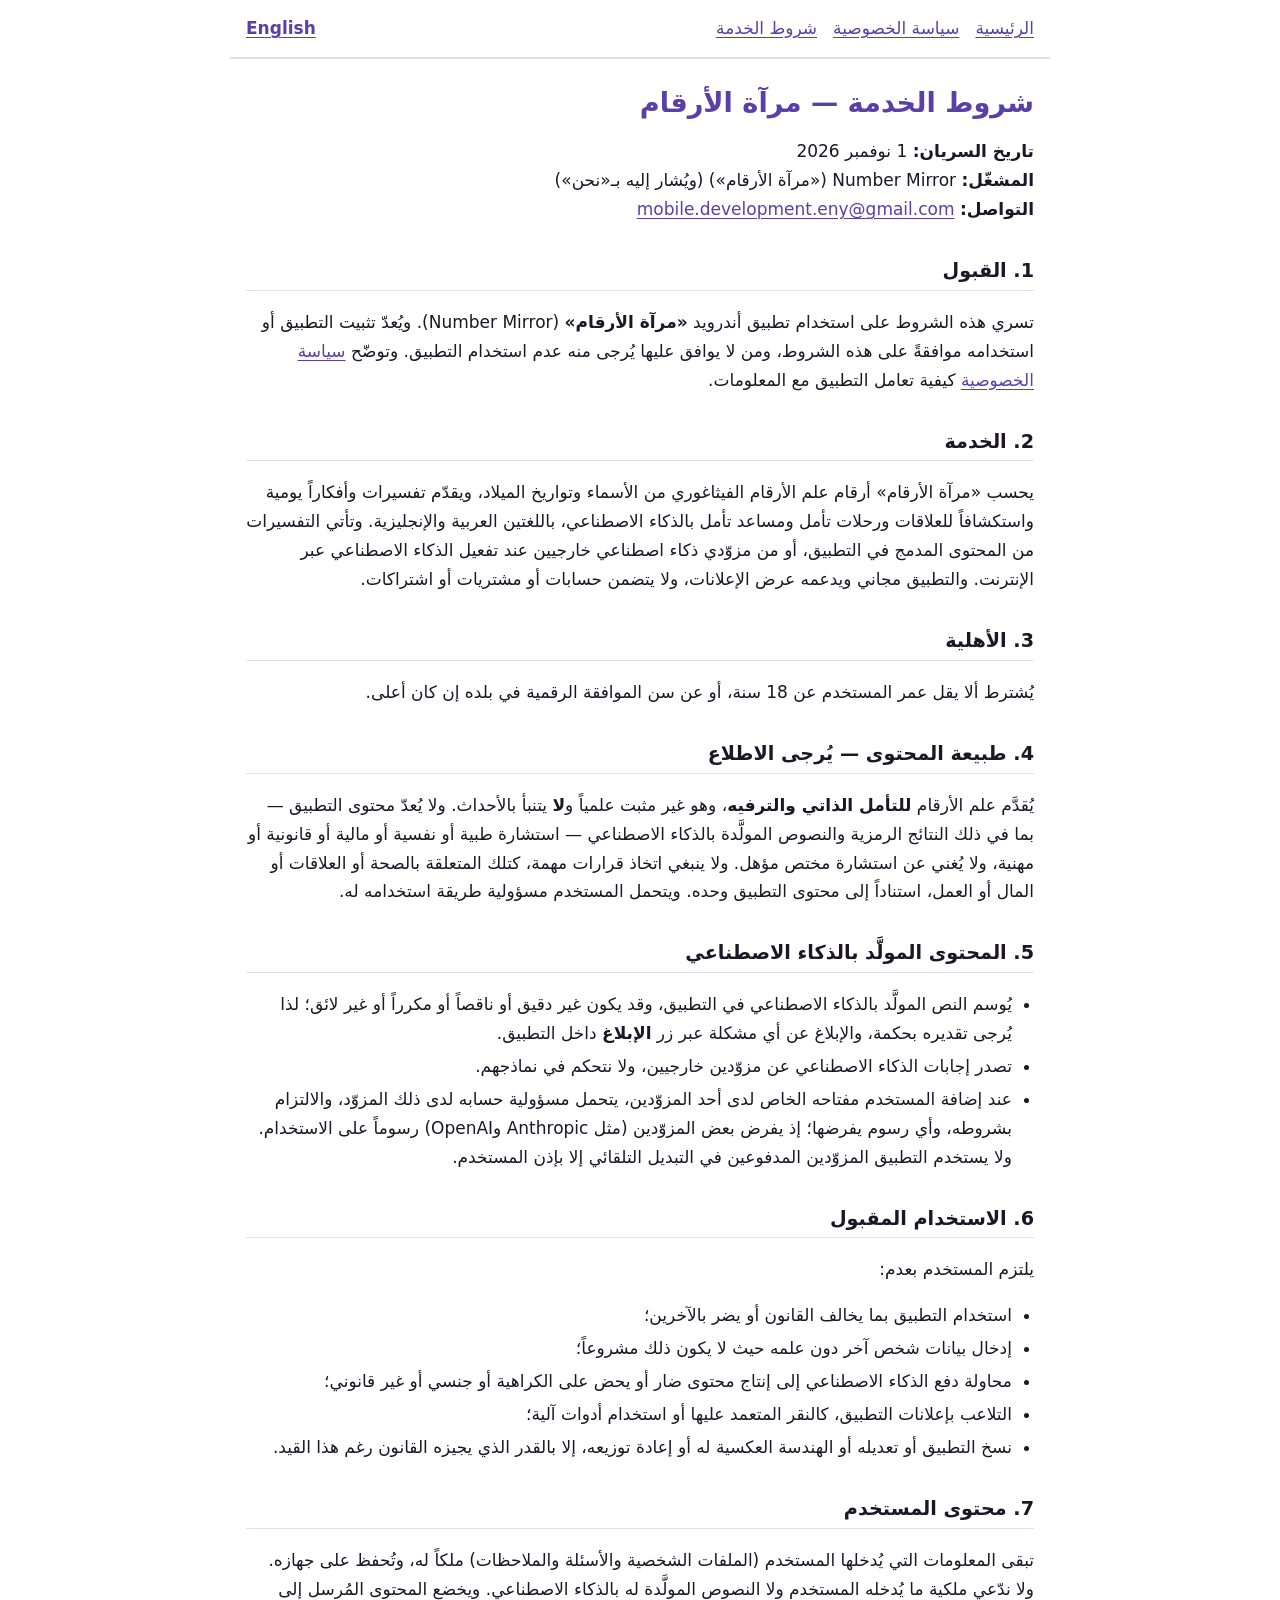
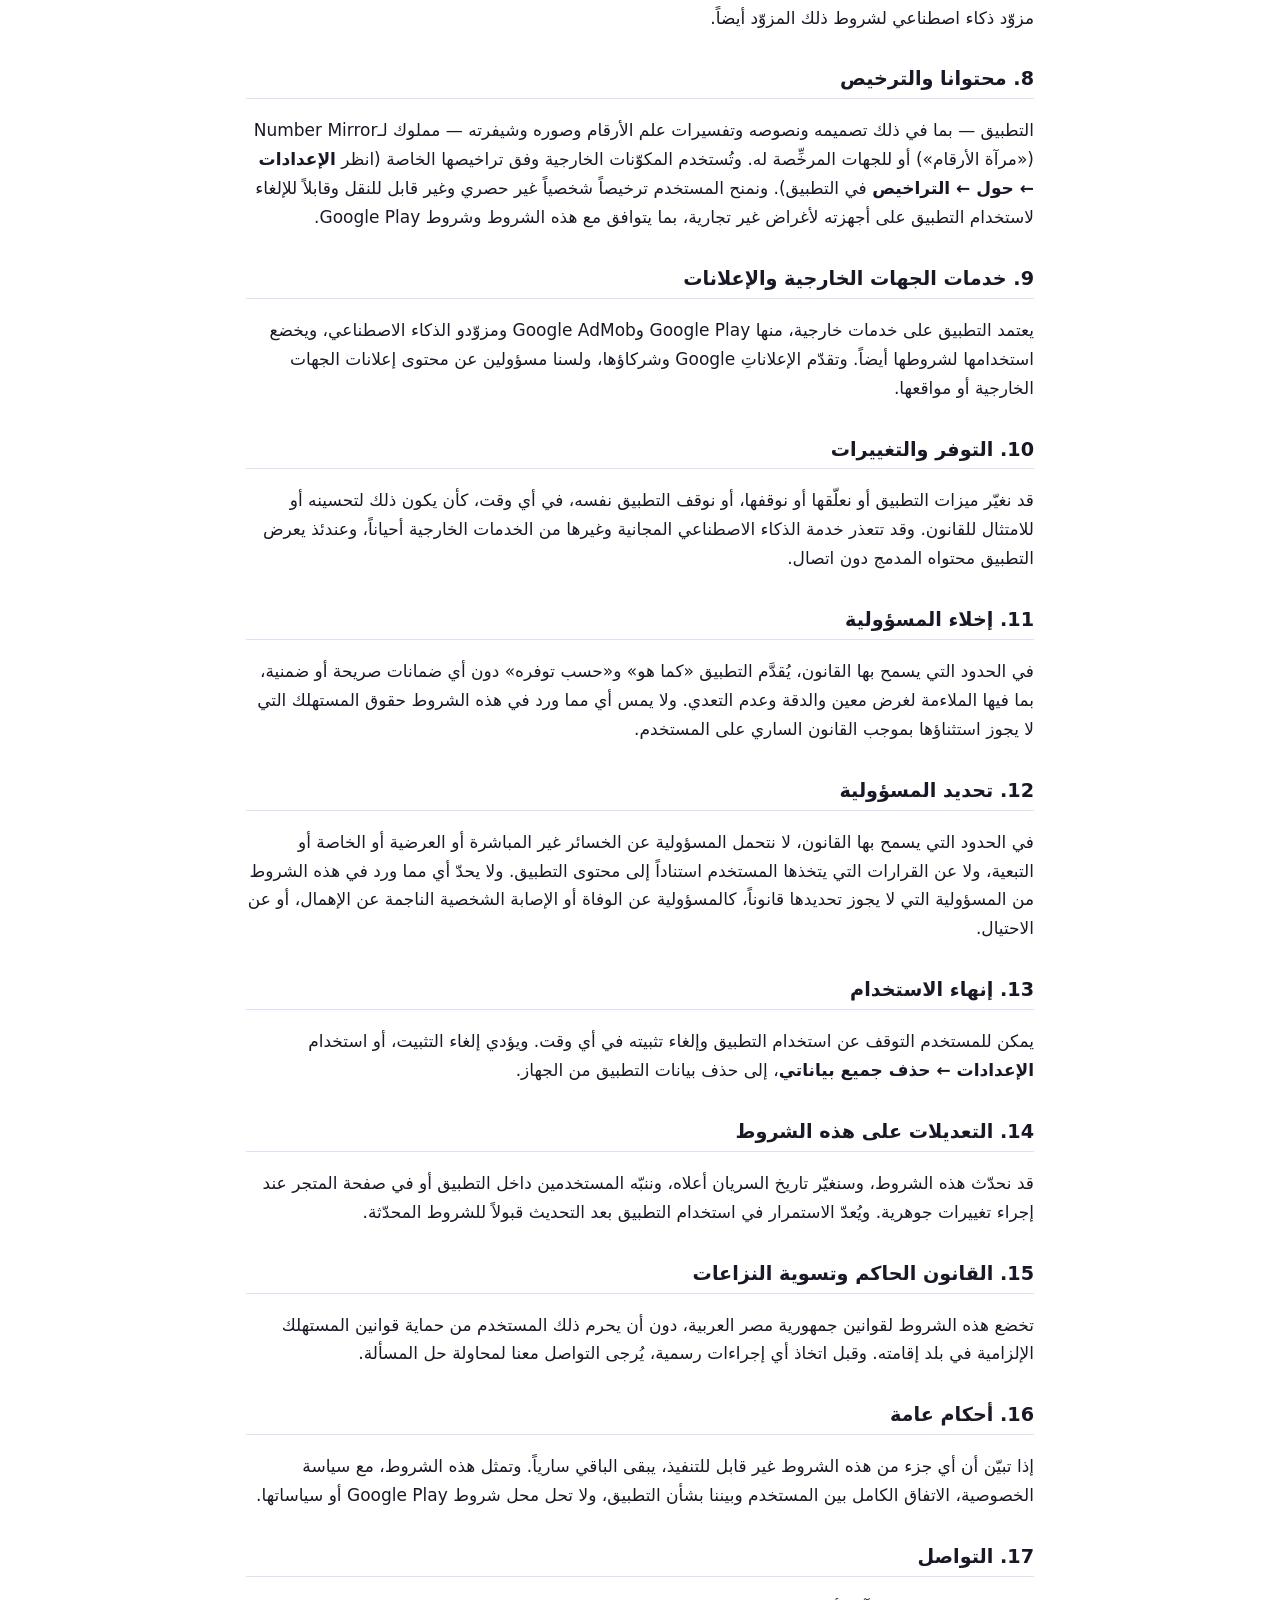
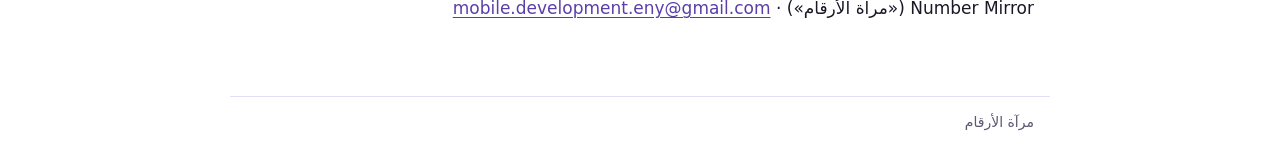
<file: terms-of-service-ar.html>
<!doctype html>
<html lang="ar" dir="rtl">
<head>
<meta charset="utf-8">
<meta name="viewport" content="width=device-width, initial-scale=1">
<meta name="robots" content="index, follow">
<title>شروط الخدمة — مرآة الأرقام</title>
<link rel="stylesheet" href="style.css">
</head>
<body>
<header class="site"><nav><a href="index.html">الرئيسية</a> <a href="privacy-policy-ar.html">سياسة الخصوصية</a> <a href="terms-of-service-ar.html">شروط الخدمة</a></nav><a class="lang" href="terms-of-service.html" hreflang="en">English</a></header>
<main>
<article>
<h1>شروط الخدمة — مرآة الأرقام</h1>

<p><strong>تاريخ السريان:</strong> 1 نوفمبر 2026<br><strong>المشغّل:</strong> Number Mirror («مرآة الأرقام») (ويُشار إليه بـ«نحن»)<br><strong>التواصل:</strong> <a href="mailto:mobile.development.eny@gmail.com">mobile.development.eny@gmail.com</a></p>
<h2 id="s1">1. القبول</h2>
<p>تسري هذه الشروط على استخدام تطبيق أندرويد <strong>«مرآة الأرقام»</strong> (Number Mirror). ويُعدّ تثبيت التطبيق أو استخدامه موافقةً على هذه الشروط، ومن لا يوافق عليها يُرجى منه عدم استخدام التطبيق. وتوضّح <a href="privacy-policy-ar.html">سياسة الخصوصية</a> كيفية تعامل التطبيق مع المعلومات.</p>
<h2 id="s2">2. الخدمة</h2>
<p>يحسب «مرآة الأرقام» أرقام علم الأرقام الفيثاغوري من الأسماء وتواريخ الميلاد، ويقدّم تفسيرات وأفكاراً يومية واستكشافاً للعلاقات ورحلات تأمل ومساعد تأمل بالذكاء الاصطناعي، باللغتين العربية والإنجليزية. وتأتي التفسيرات من المحتوى المدمج في التطبيق، أو من مزوّدي ذكاء اصطناعي خارجيين عند تفعيل الذكاء الاصطناعي عبر الإنترنت. والتطبيق مجاني ويدعمه عرض الإعلانات، ولا يتضمن حسابات أو مشتريات أو اشتراكات.</p>
<h2 id="s3">3. الأهلية</h2>
<p>يُشترط ألا يقل عمر المستخدم عن 18 سنة، أو عن سن الموافقة الرقمية في بلده إن كان أعلى.</p>
<h2 id="s4">4. طبيعة المحتوى — يُرجى الاطلاع</h2>
<p>يُقدَّم علم الأرقام <strong>للتأمل الذاتي والترفيه</strong>، وهو غير مثبت علمياً و<strong>لا</strong> يتنبأ بالأحداث. ولا يُعدّ محتوى التطبيق — بما في ذلك النتائج الرمزية والنصوص المولَّدة بالذكاء الاصطناعي — استشارة طبية أو نفسية أو مالية أو قانونية أو مهنية، ولا يُغني عن استشارة مختص مؤهل. ولا ينبغي اتخاذ قرارات مهمة، كتلك المتعلقة بالصحة أو العلاقات أو المال أو العمل، استناداً إلى محتوى التطبيق وحده. ويتحمل المستخدم مسؤولية طريقة استخدامه له.</p>
<h2 id="s5">5. المحتوى المولَّد بالذكاء الاصطناعي</h2>
<ul>
<li>يُوسم النص المولَّد بالذكاء الاصطناعي في التطبيق، وقد يكون غير دقيق أو ناقصاً أو مكرراً أو غير لائق؛ لذا يُرجى تقديره بحكمة، والإبلاغ عن أي مشكلة عبر زر <strong>الإبلاغ</strong> داخل التطبيق.</li>
<li>تصدر إجابات الذكاء الاصطناعي عن مزوّدين خارجيين، ولا نتحكم في نماذجهم.</li>
<li>عند إضافة المستخدم مفتاحه الخاص لدى أحد المزوّدين، يتحمل مسؤولية حسابه لدى ذلك المزوّد، والالتزام بشروطه، وأي رسوم يفرضها؛ إذ يفرض بعض المزوّدين (مثل Anthropic وOpenAI) رسوماً على الاستخدام. ولا يستخدم التطبيق المزوّدين المدفوعين في التبديل التلقائي إلا بإذن المستخدم.</li>
</ul>
<h2 id="s6">6. الاستخدام المقبول</h2>
<p>يلتزم المستخدم بعدم:</p>
<ul>
<li>استخدام التطبيق بما يخالف القانون أو يضر بالآخرين؛</li>
<li>إدخال بيانات شخص آخر دون علمه حيث لا يكون ذلك مشروعاً؛</li>
<li>محاولة دفع الذكاء الاصطناعي إلى إنتاج محتوى ضار أو يحض على الكراهية أو جنسي أو غير قانوني؛</li>
<li>التلاعب بإعلانات التطبيق، كالنقر المتعمد عليها أو استخدام أدوات آلية؛</li>
<li>نسخ التطبيق أو تعديله أو الهندسة العكسية له أو إعادة توزيعه، إلا بالقدر الذي يجيزه القانون رغم هذا القيد.</li>
</ul>
<h2 id="s7">7. محتوى المستخدم</h2>
<p>تبقى المعلومات التي يُدخلها المستخدم (الملفات الشخصية والأسئلة والملاحظات) ملكاً له، وتُحفظ على جهازه. ولا ندّعي ملكية ما يُدخله المستخدم ولا النصوص المولَّدة له بالذكاء الاصطناعي. ويخضع المحتوى المُرسل إلى مزوّد ذكاء اصطناعي لشروط ذلك المزوّد أيضاً.</p>
<h2 id="s8">8. محتوانا والترخيص</h2>
<p>التطبيق — بما في ذلك تصميمه ونصوصه وتفسيرات علم الأرقام وصوره وشيفرته — مملوك لـNumber Mirror («مرآة الأرقام») أو للجهات المرخِّصة له. وتُستخدم المكوّنات الخارجية وفق تراخيصها الخاصة (انظر <strong>الإعدادات ← حول ← التراخيص</strong> في التطبيق). ونمنح المستخدم ترخيصاً شخصياً غير حصري وغير قابل للنقل وقابلاً للإلغاء لاستخدام التطبيق على أجهزته لأغراض غير تجارية، بما يتوافق مع هذه الشروط وشروط Google Play.</p>
<h2 id="s9">9. خدمات الجهات الخارجية والإعلانات</h2>
<p>يعتمد التطبيق على خدمات خارجية، منها Google Play وGoogle AdMob ومزوّدو الذكاء الاصطناعي، ويخضع استخدامها لشروطها أيضاً. وتقدّم الإعلاناتِ Google وشركاؤها، ولسنا مسؤولين عن محتوى إعلانات الجهات الخارجية أو مواقعها.</p>
<h2 id="s10">10. التوفر والتغييرات</h2>
<p>قد نغيّر ميزات التطبيق أو نعلّقها أو نوقفها، أو نوقف التطبيق نفسه، في أي وقت، كأن يكون ذلك لتحسينه أو للامتثال للقانون. وقد تتعذر خدمة الذكاء الاصطناعي المجانية وغيرها من الخدمات الخارجية أحياناً، وعندئذ يعرض التطبيق محتواه المدمج دون اتصال.</p>
<h2 id="s11">11. إخلاء المسؤولية</h2>
<p>في الحدود التي يسمح بها القانون، يُقدَّم التطبيق «كما هو» و«حسب توفره» دون أي ضمانات صريحة أو ضمنية، بما فيها الملاءمة لغرض معين والدقة وعدم التعدي. ولا يمس أي مما ورد في هذه الشروط حقوق المستهلك التي لا يجوز استثناؤها بموجب القانون الساري على المستخدم.</p>
<h2 id="s12">12. تحديد المسؤولية</h2>
<p>في الحدود التي يسمح بها القانون، لا نتحمل المسؤولية عن الخسائر غير المباشرة أو العرضية أو الخاصة أو التبعية، ولا عن القرارات التي يتخذها المستخدم استناداً إلى محتوى التطبيق. ولا يحدّ أي مما ورد في هذه الشروط من المسؤولية التي لا يجوز تحديدها قانوناً، كالمسؤولية عن الوفاة أو الإصابة الشخصية الناجمة عن الإهمال، أو عن الاحتيال.</p>
<h2 id="s13">13. إنهاء الاستخدام</h2>
<p>يمكن للمستخدم التوقف عن استخدام التطبيق وإلغاء تثبيته في أي وقت. ويؤدي إلغاء التثبيت، أو استخدام <strong>الإعدادات ← حذف جميع بياناتي</strong>، إلى حذف بيانات التطبيق من الجهاز.</p>
<h2 id="s14">14. التعديلات على هذه الشروط</h2>
<p>قد نحدّث هذه الشروط، وسنغيّر تاريخ السريان أعلاه، وننبّه المستخدمين داخل التطبيق أو في صفحة المتجر عند إجراء تغييرات جوهرية. ويُعدّ الاستمرار في استخدام التطبيق بعد التحديث قبولاً للشروط المحدّثة.</p>
<h2 id="s15">15. القانون الحاكم وتسوية النزاعات</h2>
<p>تخضع هذه الشروط لقوانين جمهورية مصر العربية، دون أن يحرم ذلك المستخدم من حماية قوانين المستهلك الإلزامية في بلد إقامته. وقبل اتخاذ أي إجراءات رسمية، يُرجى التواصل معنا لمحاولة حل المسألة.</p>
<h2 id="s16">16. أحكام عامة</h2>
<p>إذا تبيّن أن أي جزء من هذه الشروط غير قابل للتنفيذ، يبقى الباقي سارياً. وتمثل هذه الشروط، مع سياسة الخصوصية، الاتفاق الكامل بين المستخدم وبيننا بشأن التطبيق، ولا تحل محل شروط Google Play أو سياساتها.</p>
<h2 id="s17">17. التواصل</h2>
<p>Number Mirror («مرآة الأرقام») · <a href="mailto:mobile.development.eny@gmail.com">mobile.development.eny@gmail.com</a></p>
</article>
</main>
<footer class="site">مرآة الأرقام</footer>
</body>
</html>
</file>
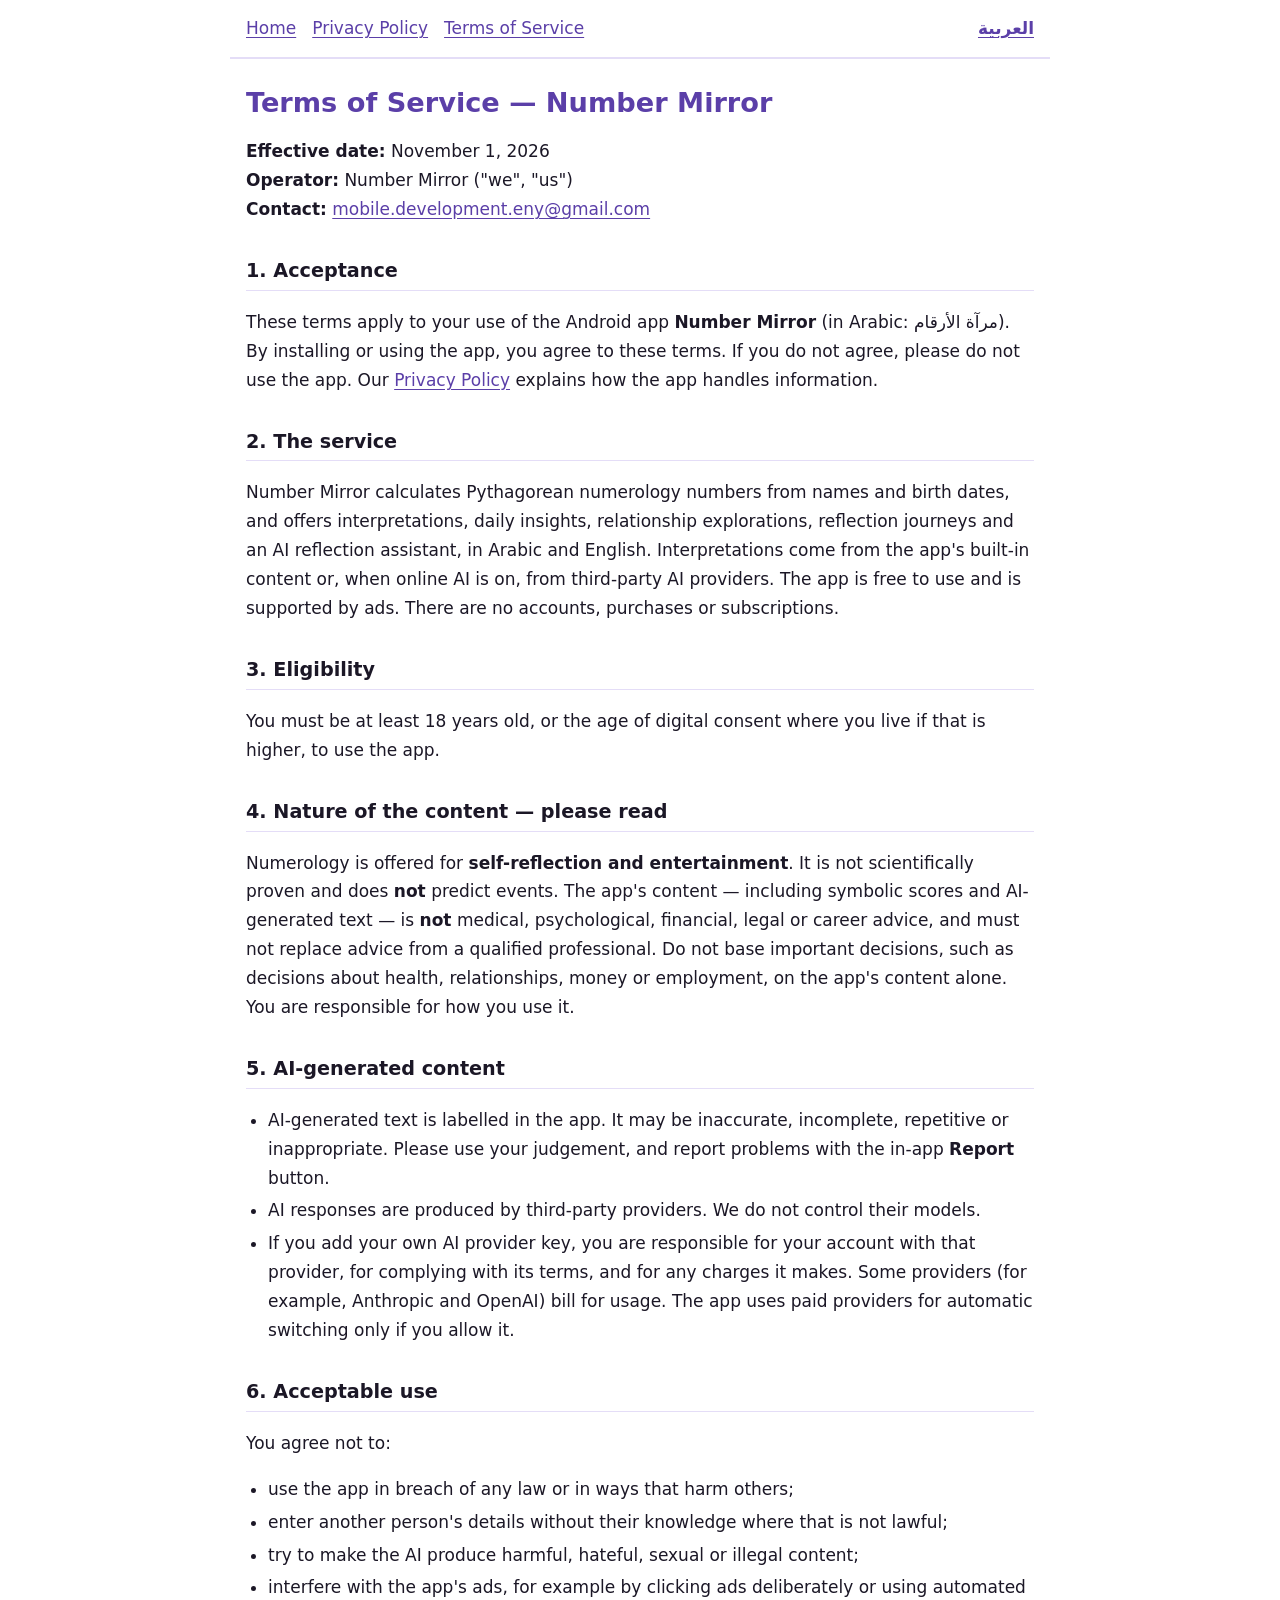
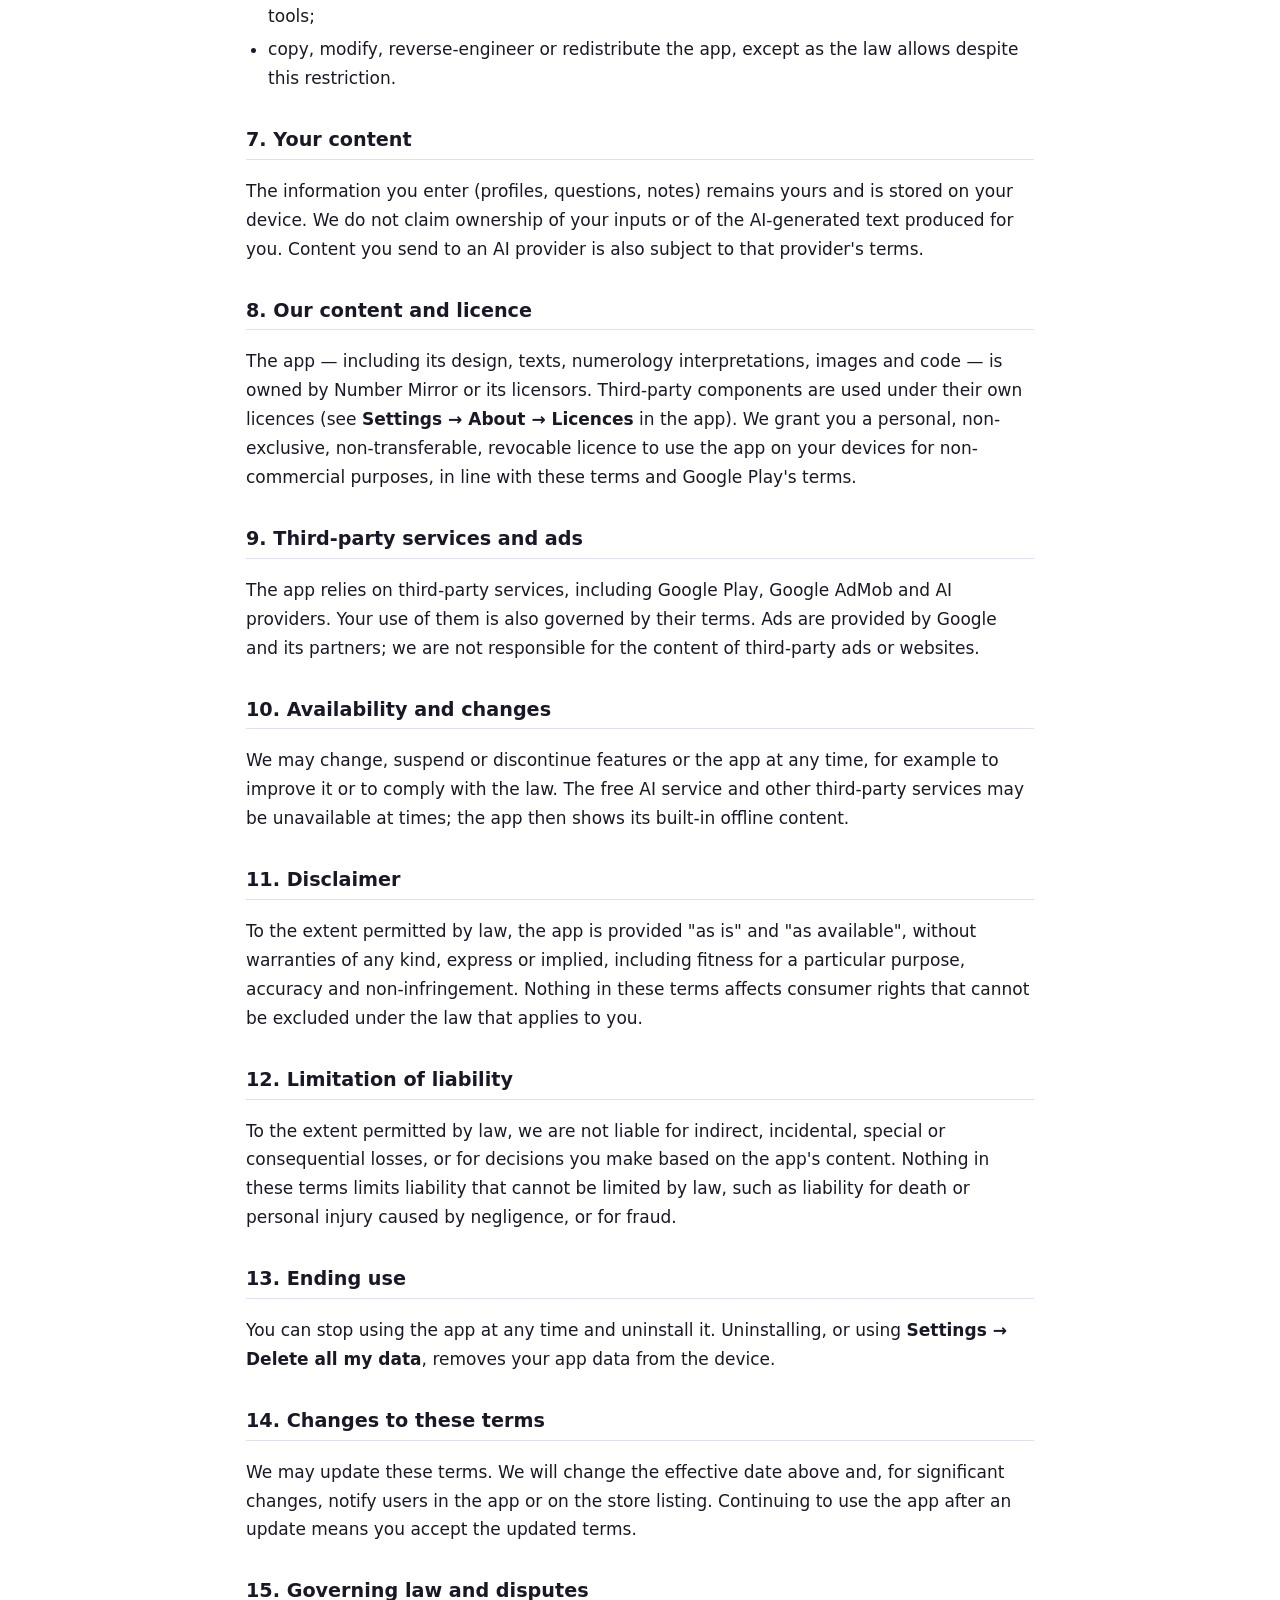
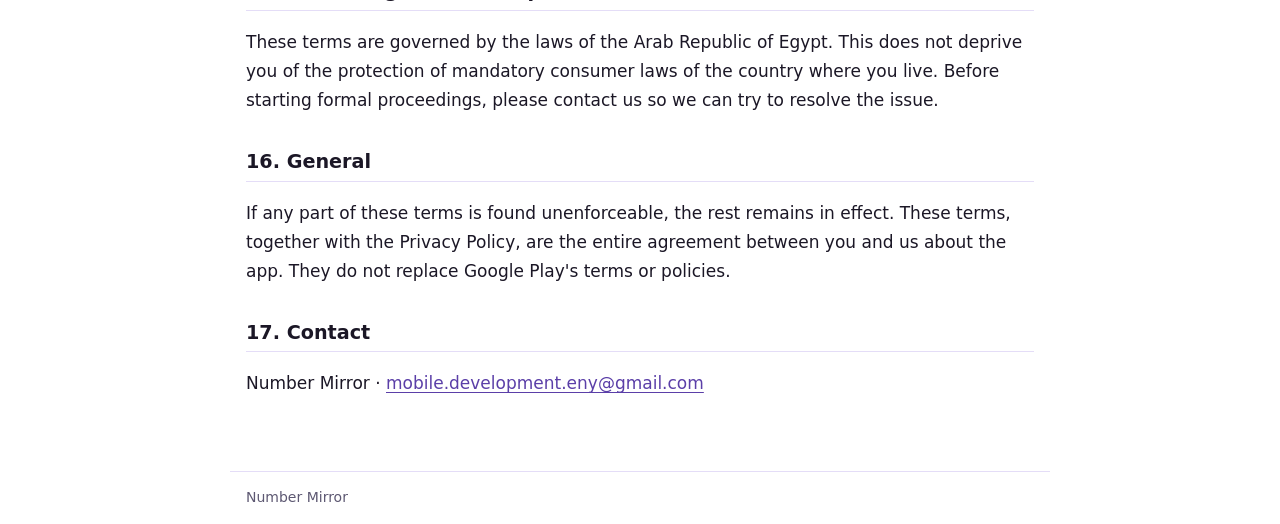
<file: terms-of-service.html>
<!doctype html>
<html lang="en" dir="ltr">
<head>
<meta charset="utf-8">
<meta name="viewport" content="width=device-width, initial-scale=1">
<meta name="robots" content="index, follow">
<title>Terms of Service — Number Mirror</title>
<link rel="stylesheet" href="style.css">
</head>
<body>
<header class="site"><nav><a href="index.html">Home</a> <a href="privacy-policy.html">Privacy Policy</a> <a href="terms-of-service.html">Terms of Service</a></nav><a class="lang" href="terms-of-service-ar.html" hreflang="ar">العربية</a></header>
<main>
<article>
<h1>Terms of Service — Number Mirror</h1>

<p><strong>Effective date:</strong> November 1, 2026<br><strong>Operator:</strong> Number Mirror ("we", "us")<br><strong>Contact:</strong> <a href="mailto:mobile.development.eny@gmail.com">mobile.development.eny@gmail.com</a></p>
<h2 id="s1">1. Acceptance</h2>
<p>These terms apply to your use of the Android app <strong>Number Mirror</strong> (in Arabic: مرآة الأرقام). By installing or using the app, you agree to these terms. If you do not agree, please do not use the app. Our <a href="privacy-policy.html">Privacy Policy</a> explains how the app handles information.</p>
<h2 id="s2">2. The service</h2>
<p>Number Mirror calculates Pythagorean numerology numbers from names and birth dates, and offers interpretations, daily insights, relationship explorations, reflection journeys and an AI reflection assistant, in Arabic and English. Interpretations come from the app's built-in content or, when online AI is on, from third-party AI providers. The app is free to use and is supported by ads. There are no accounts, purchases or subscriptions.</p>
<h2 id="s3">3. Eligibility</h2>
<p>You must be at least 18 years old, or the age of digital consent where you live if that is higher, to use the app.</p>
<h2 id="s4">4. Nature of the content — please read</h2>
<p>Numerology is offered for <strong>self-reflection and entertainment</strong>. It is not scientifically proven and does <strong>not</strong> predict events. The app's content — including symbolic scores and AI-generated text — is <strong>not</strong> medical, psychological, financial, legal or career advice, and must not replace advice from a qualified professional. Do not base important decisions, such as decisions about health, relationships, money or employment, on the app's content alone. You are responsible for how you use it.</p>
<h2 id="s5">5. AI-generated content</h2>
<ul>
<li>AI-generated text is labelled in the app. It may be inaccurate, incomplete, repetitive or inappropriate. Please use your judgement, and report problems with the in-app <strong>Report</strong> button.</li>
<li>AI responses are produced by third-party providers. We do not control their models.</li>
<li>If you add your own AI provider key, you are responsible for your account with that provider, for complying with its terms, and for any charges it makes. Some providers (for example, Anthropic and OpenAI) bill for usage. The app uses paid providers for automatic switching only if you allow it.</li>
</ul>
<h2 id="s6">6. Acceptable use</h2>
<p>You agree not to:</p>
<ul>
<li>use the app in breach of any law or in ways that harm others;</li>
<li>enter another person's details without their knowledge where that is not lawful;</li>
<li>try to make the AI produce harmful, hateful, sexual or illegal content;</li>
<li>interfere with the app's ads, for example by clicking ads deliberately or using automated tools;</li>
<li>copy, modify, reverse-engineer or redistribute the app, except as the law allows despite this restriction.</li>
</ul>
<h2 id="s7">7. Your content</h2>
<p>The information you enter (profiles, questions, notes) remains yours and is stored on your device. We do not claim ownership of your inputs or of the AI-generated text produced for you. Content you send to an AI provider is also subject to that provider's terms.</p>
<h2 id="s8">8. Our content and licence</h2>
<p>The app — including its design, texts, numerology interpretations, images and code — is owned by Number Mirror or its licensors. Third-party components are used under their own licences (see <strong>Settings → About → Licences</strong> in the app). We grant you a personal, non-exclusive, non-transferable, revocable licence to use the app on your devices for non-commercial purposes, in line with these terms and Google Play's terms.</p>
<h2 id="s9">9. Third-party services and ads</h2>
<p>The app relies on third-party services, including Google Play, Google AdMob and AI providers. Your use of them is also governed by their terms. Ads are provided by Google and its partners; we are not responsible for the content of third-party ads or websites.</p>
<h2 id="s10">10. Availability and changes</h2>
<p>We may change, suspend or discontinue features or the app at any time, for example to improve it or to comply with the law. The free AI service and other third-party services may be unavailable at times; the app then shows its built-in offline content.</p>
<h2 id="s11">11. Disclaimer</h2>
<p>To the extent permitted by law, the app is provided "as is" and "as available", without warranties of any kind, express or implied, including fitness for a particular purpose, accuracy and non-infringement. Nothing in these terms affects consumer rights that cannot be excluded under the law that applies to you.</p>
<h2 id="s12">12. Limitation of liability</h2>
<p>To the extent permitted by law, we are not liable for indirect, incidental, special or consequential losses, or for decisions you make based on the app's content. Nothing in these terms limits liability that cannot be limited by law, such as liability for death or personal injury caused by negligence, or for fraud.</p>
<h2 id="s13">13. Ending use</h2>
<p>You can stop using the app at any time and uninstall it. Uninstalling, or using <strong>Settings → Delete all my data</strong>, removes your app data from the device.</p>
<h2 id="s14">14. Changes to these terms</h2>
<p>We may update these terms. We will change the effective date above and, for significant changes, notify users in the app or on the store listing. Continuing to use the app after an update means you accept the updated terms.</p>
<h2 id="s15">15. Governing law and disputes</h2>
<p>These terms are governed by the laws of the Arab Republic of Egypt. This does not deprive you of the protection of mandatory consumer laws of the country where you live. Before starting formal proceedings, please contact us so we can try to resolve the issue.</p>
<h2 id="s16">16. General</h2>
<p>If any part of these terms is found unenforceable, the rest remains in effect. These terms, together with the Privacy Policy, are the entire agreement between you and us about the app. They do not replace Google Play's terms or policies.</p>
<h2 id="s17">17. Contact</h2>
<p>Number Mirror · <a href="mailto:mobile.development.eny@gmail.com">mobile.development.eny@gmail.com</a></p>
</article>
</main>
<footer class="site">Number Mirror</footer>
</body>
</html>
</file>
<file: style.css>
/* Number Mirror legal pages: light, readable, mobile-first, no external resources. */
:root {
  --ink: #1b1726;
  --muted: #5d5872;
  --accent: #5b3fa8;
  --line: #e4ddf7;
  --bg: #ffffff;
  --soft: #f6f3ff;
  --mark: #fff3c4;
}
@media (prefers-color-scheme: dark) {
  :root {
    --ink: #eeeaf8;
    --muted: #b8b2cc;
    --accent: #b9a6ff;
    --line: #2e2747;
    --bg: #0f0b1e;
    --soft: #1a1433;
    --mark: #5a4a12;
  }
}
* { box-sizing: border-box; }
html { -webkit-text-size-adjust: 100%; }
body {
  margin: 0;
  background: var(--bg);
  color: var(--ink);
  font: 17px/1.7 system-ui, -apple-system, "Segoe UI", Roboto, "Noto Naskh Arabic", "Noto Sans Arabic", Tahoma, Arial, sans-serif;
}
header.site, footer.site {
  max-width: 820px;
  margin: 0 auto;
  padding: 14px 16px;
  display: flex;
  flex-wrap: wrap;
  gap: 8px 16px;
  align-items: center;
}
header.site { border-bottom: 2px solid var(--line); justify-content: space-between; }
header.site nav { display: flex; flex-wrap: wrap; gap: 6px 16px; }
footer.site { color: var(--muted); font-size: 14px; border-top: 1px solid var(--line); margin-top: 32px; }
a { color: var(--accent); text-underline-offset: 3px; }
a:focus-visible { outline: 3px solid var(--accent); outline-offset: 2px; border-radius: 4px; }
a.lang { font-weight: 600; }
main { max-width: 820px; margin: 0 auto; padding: 8px 16px 24px; }
h1 { font-size: 1.7rem; line-height: 1.3; color: var(--accent); margin: 18px 0 10px; }
h2 {
  font-size: 1.2rem;
  line-height: 1.35;
  margin: 28px 0 8px;
  padding-block: 6px;
  border-bottom: 1px solid var(--line);
}
p, li { overflow-wrap: anywhere; }
ul { padding-inline-start: 1.3em; }
li { margin: 4px 0; }
code { background: var(--soft); padding: 1px 5px; border-radius: 4px; font-size: 0.92em; word-break: break-all; }
/* Long URLs and identifiers wrap instead of widening the page. */
main, article, p, li, h1, h2 { min-width: 0; overflow-wrap: anywhere; }
mark.placeholder { background: var(--mark); color: inherit; padding: 0 3px; border-radius: 3px; }
.draft {
  background: var(--mark);
  border-radius: 8px;
  padding: 10px 12px;
  font-weight: 600;
}
@media (max-width: 480px) {
  body { font-size: 16px; }
  h1 { font-size: 1.45rem; }
}
</file>
